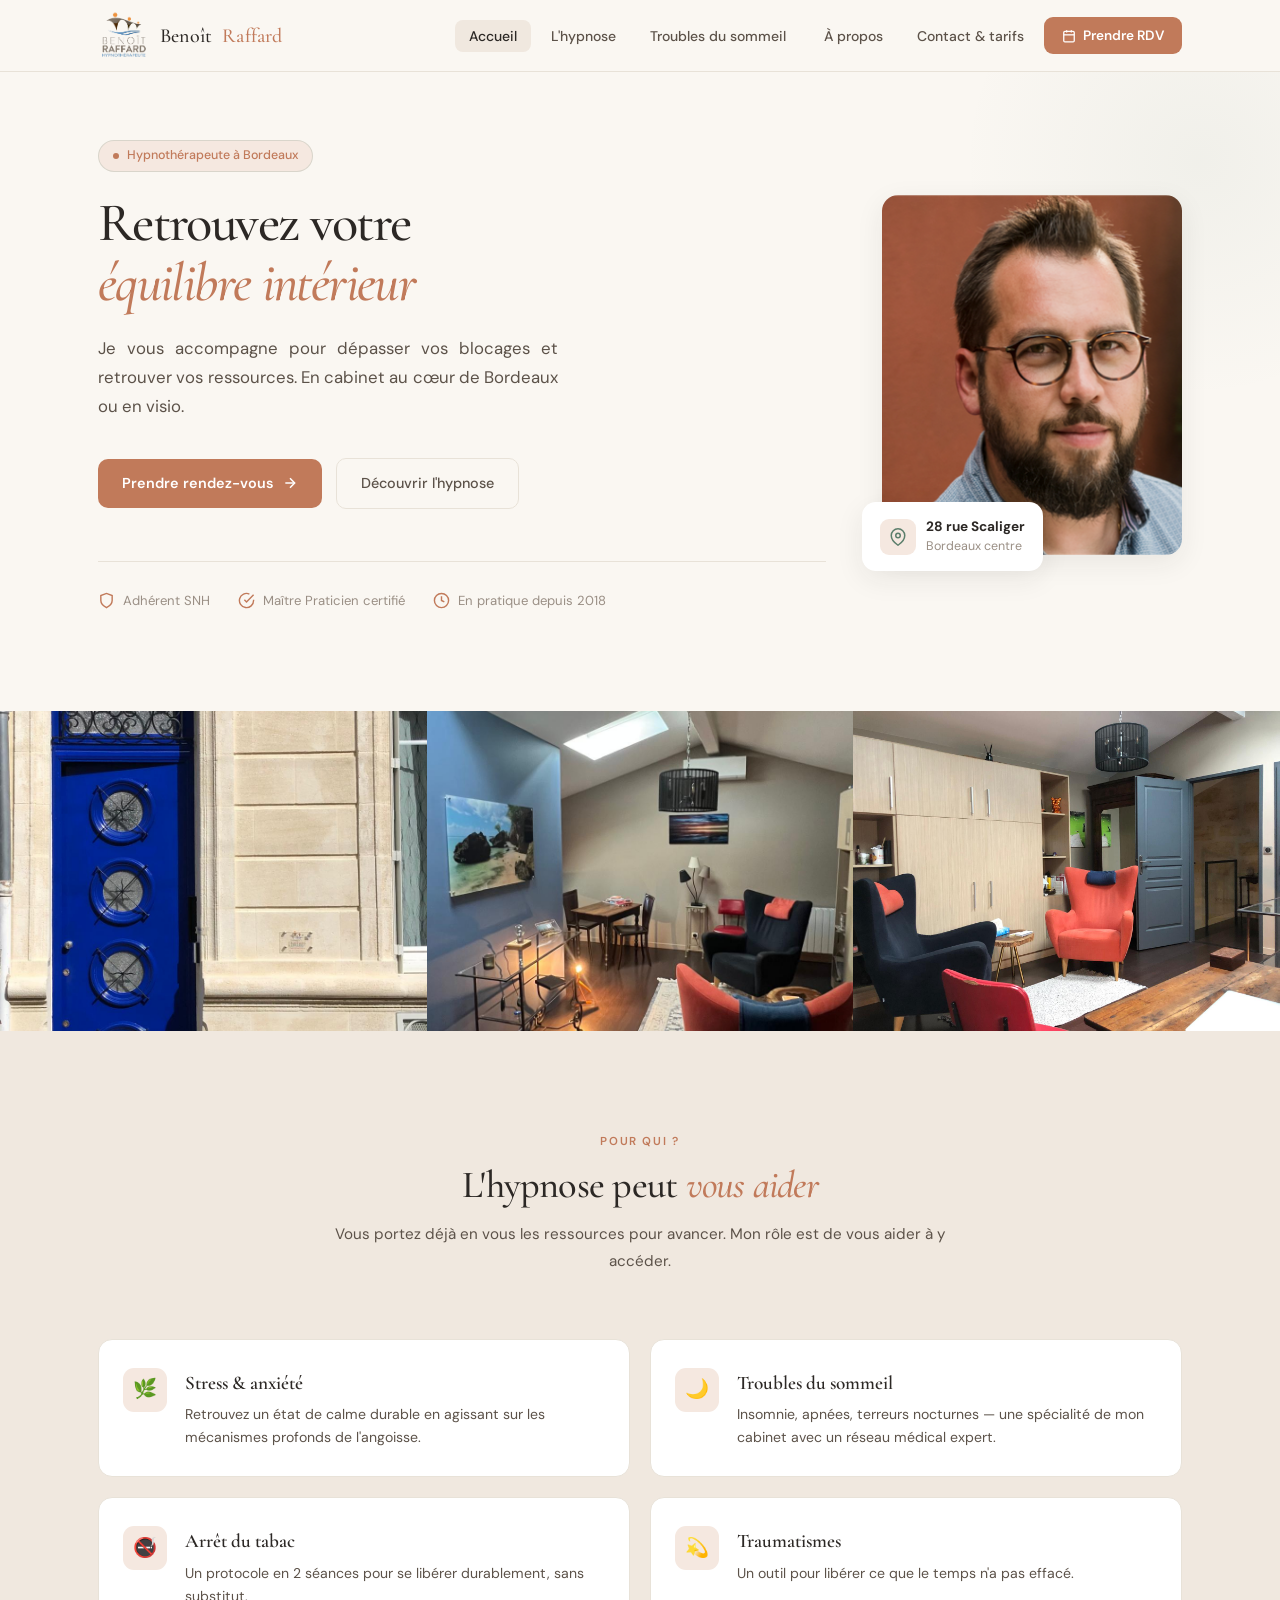
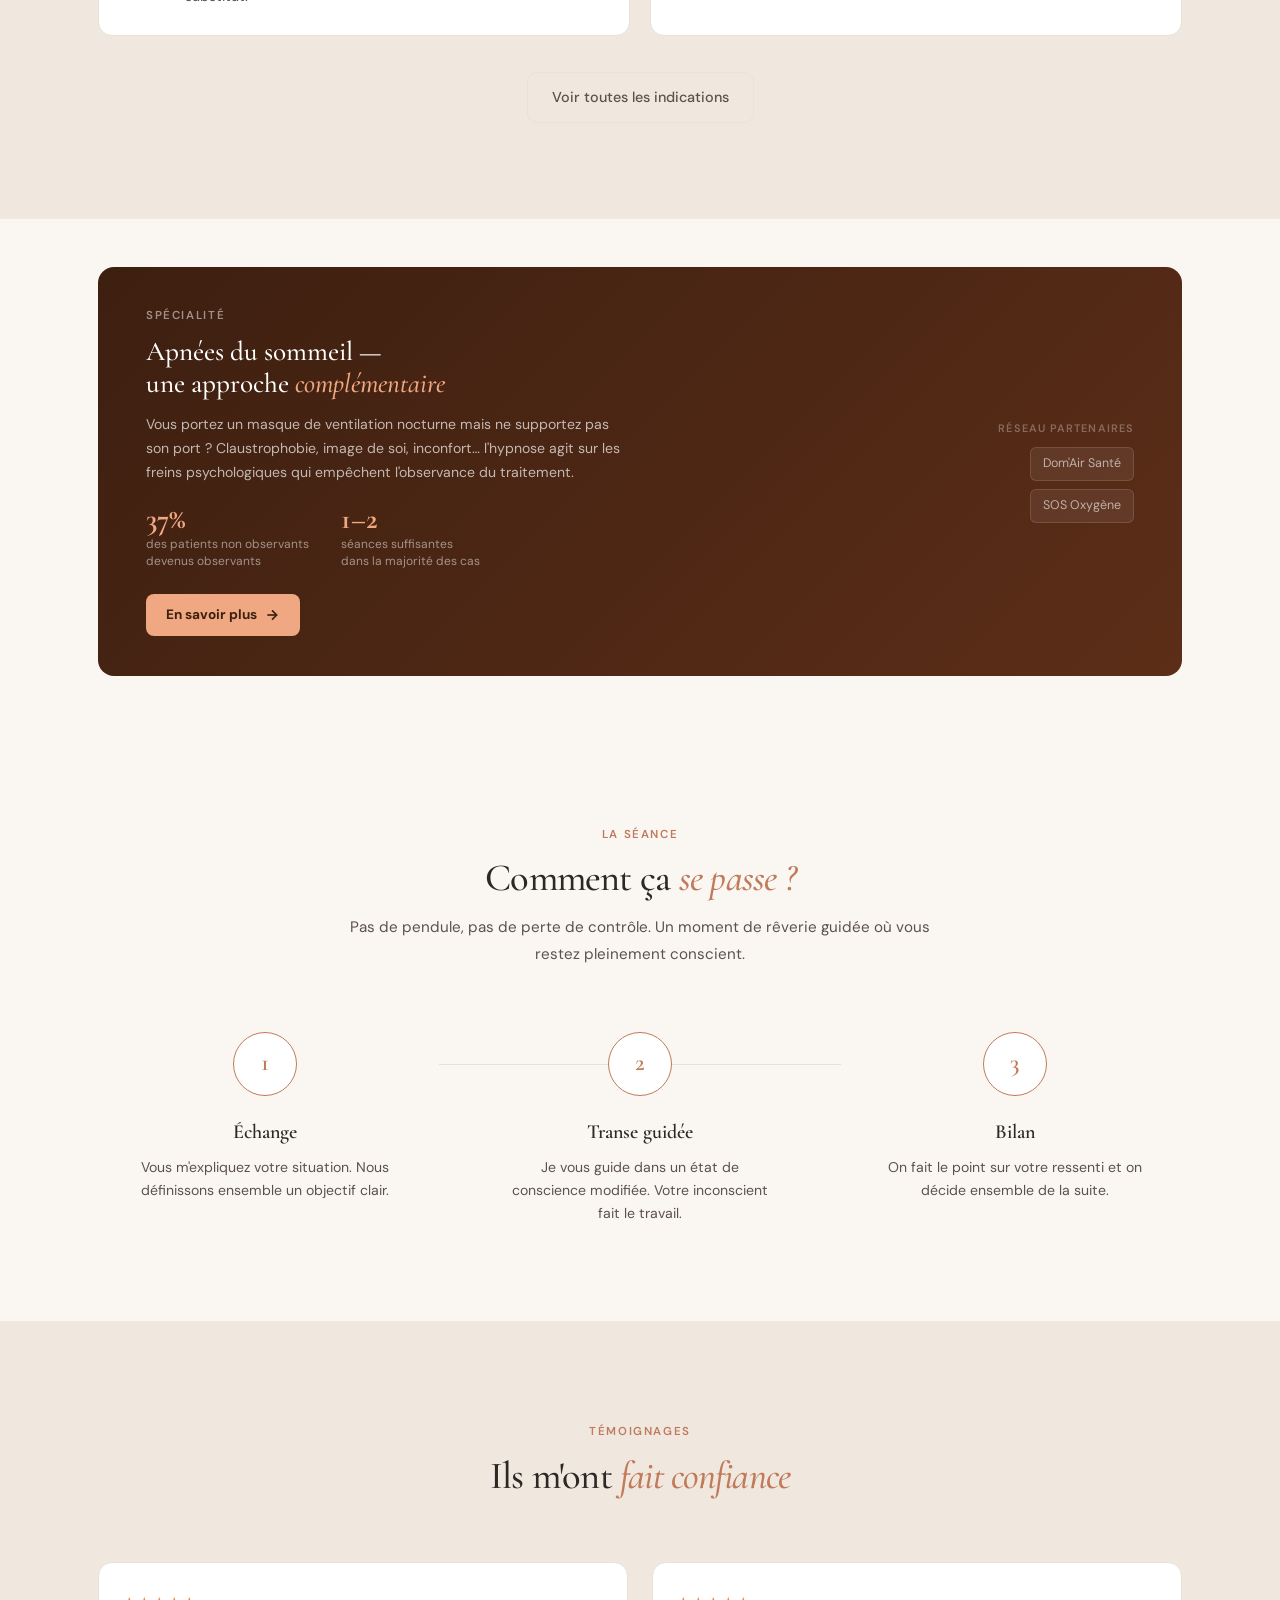
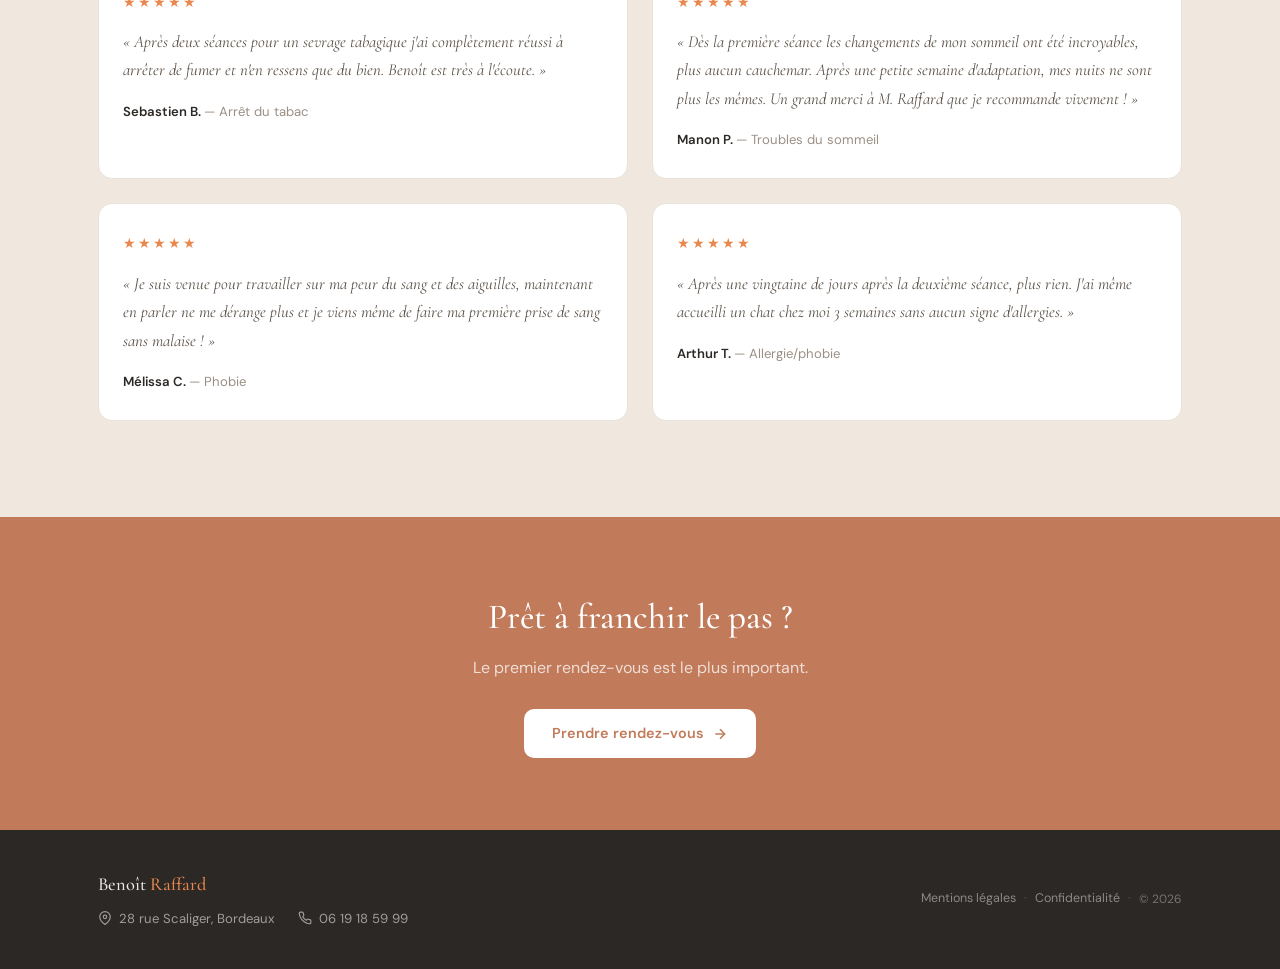
<file: index.html>
<!DOCTYPE html>
<html lang="fr">
<head>
<meta charset="UTF-8">
<meta name="viewport" content="width=device-width, initial-scale=1.0">
<meta name="description" content="Benoît Raffard, hypnothérapeute à Bordeaux. Hypnose ericksonienne pour stress, sommeil, tabac, confiance en soi. Cabinet rue Scaliger & visio.">
<title>Benoît Raffard — Hypnothérapeute à Bordeaux | Hypnose Ericksonienne</title>
<link rel="stylesheet" href="css/style.css">
<link rel="stylesheet" href="css/home.css">
</head>
<body>

<nav id="nav">
  <div class="nav-inner">
    <a href="index.html" class="nav-logo">
      <img src="images/logo-br.png" alt="Logo Benoît Raffard">
      Benoît <span>Raffard</span>
    </a>
    <ul class="nav-links">
      <li><a href="index.html" class="active">Accueil</a></li>
      <li><a href="hypnose.html">L'hypnose</a></li>
      <li><a href="apnee-sommeil.html">Troubles du sommeil </a></li>
      <li><a href="a-propos.html">À propos</a></li>
      <li><a href="contact.html">Contact & tarifs</a></li>
      <li><a href="https://www.crenolibre.fr/prendre-rdv/15117_benoit-raffard-hypnose-bordeaux-33" target="_blank" class="nav-cta">
        <svg width="14" height="14" viewBox="0 0 24 24" fill="none" stroke="currentColor" stroke-width="2.2"><rect x="3" y="4" width="18" height="18" rx="2"/><line x1="16" y1="2" x2="16" y2="6"/><line x1="8" y1="2" x2="8" y2="6"/><line x1="3" y1="10" x2="21" y2="10"/></svg>
        Prendre RDV
      </a></li>
    </ul>
    <button class="nav-mobile-toggle" aria-label="Menu"><span></span><span></span><span></span></button>
  </div>
</nav>
<div class="nav-mobile-menu">
  <a href="index.html" class="active">Accueil</a>
  <a href="hypnose.html">L'hypnose</a>
  <a href="apnee-sommeil.html">Troubles du sommeil </a>
  <a href="a-propos.html">À propos</a>
  <a href="contact.html">Contact & tarifs</a>
  <a href="https://www.crenolibre.fr/prendre-rdv/15117_benoit-raffard-hypnose-bordeaux-33" target="_blank" class="nav-mobile-cta">Prendre rendez-vous</a>
</div>

<!-- HERO -->
<section class="hero">
  <div class="container hero-grid">
    <div class="hero-content">
      <div class="hero-badge">Hypnothérapeute à Bordeaux</div>
      <h1>Retrouvez votre<br><em>équilibre intérieur</em></h1>
      <p class="hero-subtitle">Je vous accompagne pour dépasser vos blocages et retrouver vos ressources. En cabinet au cœur de Bordeaux ou en visio.</p>
      <div class="hero-actions">
        <a href="https://www.crenolibre.fr/prendre-rdv/15117_benoit-raffard-hypnose-bordeaux-33" target="_blank" class="btn-primary">
          Prendre rendez-vous
          <svg width="16" height="16" viewBox="0 0 24 24" fill="none" stroke="currentColor" stroke-width="2.2"><line x1="5" y1="12" x2="19" y2="12"/><polyline points="12 5 19 12 12 19"/></svg>
        </a>
        <a href="hypnose.html" class="btn-ghost">Découvrir l'hypnose</a>
      </div>
      <div class="hero-trust">
        <div class="hero-trust-item">
          <svg viewBox="0 0 24 24" fill="none" stroke="currentColor" stroke-width="2"><path d="M12 22s8-4 8-10V5l-8-3-8 3v7c0 6 8 10 8 10z"/></svg>
          Adhérent SNH
        </div>
        <div class="hero-trust-item">
          <svg viewBox="0 0 24 24" fill="none" stroke="currentColor" stroke-width="2"><path d="M22 11.08V12a10 10 0 1 1-5.93-9.14"/><polyline points="22 4 12 14.01 9 11.01"/></svg>
          Maître Praticien certifié
        </div>
        <div class="hero-trust-item">
          <svg viewBox="0 0 24 24" fill="none" stroke="currentColor" stroke-width="2"><circle cx="12" cy="12" r="10"/><path d="M12 6v6l4 2"/></svg>
          En pratique depuis 2018
        </div>
      </div>
    </div>
    <div class="hero-photo">
      <div class="hero-photo-frame">
        <img src="images/portrait.png" alt="Benoît Raffard, hypnothérapeute à Bordeaux">
      </div>
      <div class="hero-float-card">
        <div class="hero-float-card-icon">
          <svg width="18" height="18" viewBox="0 0 24 24" fill="none" stroke="#5B7E6B" stroke-width="2"><path d="M21 10c0 7-9 13-9 13s-9-6-9-13a9 9 0 0 1 18 0z"/><circle cx="12" cy="10" r="3"/></svg>
        </div>
        <div class="hero-float-card-text">
          <strong>28 rue Scaliger</strong>
          Bordeaux centre
        </div>
      </div>
    </div>
  </div>
</section>

<!-- BANDE PHOTOS CABINET -->
<div class="cabinet-band">
    <div class="cabinet-band-img">
    <img src="images/facade-2.png" alt="28 rue Scaliger, Bordeaux — entrée du cabinet">
  </div>
  <div class="cabinet-band-img">
    <img src="images/cabinet-1.png" alt="Cabinet hypnose Bordeaux — ambiance">
  </div>
  <div class="cabinet-band-img">
    <img src="images/cabinet-5.png" alt="Cabinet hypnose Bordeaux — fauteuils">
  </div>

</div>

<!-- INDICATIONS -->
<section class="section section-warm">
  <div class="container">
    <div class="section-header">
      <div class="section-tag">Pour qui ?</div>
      <h2 class="section-title">L'hypnose peut <em>vous aider</em></h2>
      <p class="section-desc">Vous portez déjà en vous les ressources pour avancer. Mon rôle est de vous aider à y accéder.</p>
    </div>
    <div class="indications-grid">
      <div class="indication-card">
        <div class="indication-icon">🌿</div>
        <div>
          <h3>Stress & anxiété</h3>
          <p>Retrouvez un état de calme durable en agissant sur les mécanismes profonds de l'angoisse.</p>
        </div>
      </div>
      <div class="indication-card">
        <div class="indication-icon">🌙</div>
        <div>
          <h3>Troubles du sommeil</h3>
          <p>Insomnie, apnées, terreurs nocturnes — une spécialité de mon cabinet avec un réseau médical expert.</p>
        </div>
      </div>
      <div class="indication-card">
        <div class="indication-icon">🚭</div>
        <div>
          <h3>Arrêt du tabac</h3>
          <p>Un protocole en 2 séances pour se libérer durablement, sans substitut.</p>
        </div>
      </div>
      <div class="indication-card">
        <div class="indication-icon">💫</div>
        <div>
          <h3>Traumatismes</h3>
          <p>Un outil pour libérer ce que le temps n'a pas effacé.</p>
        </div>
      </div>
    </div>
    <div class="indications-more">
      <a href="hypnose.html" class="btn-ghost">Voir toutes les indications</a>
    </div>
  </div>
</section>

<!-- TEASER APNÉE -->
<section class="section" style="padding: 48px 0;">
  <div class="container">
    <div class="apnee-teaser">
      <div>
        <div class="apnee-teaser-tag">Spécialité</div>
        <h2>Apnées du sommeil —<br>une approche <em>complémentaire</em></h2>
        <p>Vous portez un masque de ventilation nocturne mais ne supportez pas son port ? Claustrophobie, image de soi, inconfort… l'hypnose agit sur les freins psychologiques qui empêchent l'observance du traitement.</p>
        <div class="apnee-teaser-stats">
          <div>
            <div class="apnee-stat-num">37%</div>
            <div class="apnee-stat-label">des patients non observants<br>devenus observants</div>
          </div>
          <div>
            <div class="apnee-stat-num">1–2</div>
            <div class="apnee-stat-label">séances suffisantes<br>dans la majorité des cas</div>
          </div>
        </div>
        <a href="apnee-sommeil.html" class="apnee-teaser-cta">
          En savoir plus
          <svg width="16" height="16" viewBox="0 0 24 24" fill="none" stroke="currentColor" stroke-width="2.5"><line x1="5" y1="12" x2="19" y2="12"/><polyline points="12 5 19 12 12 19"/></svg>
        </a>
      </div>
      <div class="apnee-teaser-logo">
        <div class="apnee-partner-tag">Réseau partenaires</div>
        <div class="apnee-partner-pill">Dom'Air Santé</div>
        <div class="apnee-partner-pill">SOS Oxygène</div>
      </div>
    </div>
  </div>
</section>

<!-- 3 ÉTAPES -->
<section class="section">
  <div class="container">
    <div class="section-header">
      <div class="section-tag">La séance</div>
      <h2 class="section-title">Comment ça <em>se passe ?</em></h2>
      <p class="section-desc">Pas de pendule, pas de perte de contrôle. Un moment de rêverie guidée où vous restez pleinement conscient.</p>
    </div>
    <div class="steps-grid">
      <div class="step">
        <div class="step-number">1</div>
        <h3>Échange</h3>
        <p>Vous m'expliquez votre situation. Nous définissons ensemble un objectif clair.</p>
      </div>
      <div class="step">
        <div class="step-number">2</div>
        <h3>Transe guidée</h3>
        <p>Je vous guide dans un état de conscience modifiée. Votre inconscient fait le travail.</p>
      </div>
      <div class="step">
        <div class="step-number">3</div>
        <h3>Bilan</h3>
        <p>On fait le point sur votre ressenti et on décide ensemble de la suite.</p>
      </div>
    </div>
  </div>
</section>

<!-- TÉMOIGNAGES -->
<section class="section section-warm">
  <div class="container">
    <div class="section-header">
      <div class="section-tag">Témoignages</div>
      <h2 class="section-title">Ils m'ont <em>fait confiance</em></h2>
    </div>
    <div class="testimonials-grid">
      <div class="testimonial-card">
        <div class="testimonial-stars">★★★★★</div>
        <p class="testimonial-text">« Après deux séances pour un sevrage tabagique j'ai complètement réussi à arrêter de fumer et n'en ressens que du bien. Benoît est très à l'écoute. »</p>
        <div class="testimonial-author">Sebastien B. <span>— Arrêt du tabac</span></div>
      </div>
      <div class="testimonial-card">
        <div class="testimonial-stars">★★★★★</div>
        <p class="testimonial-text">« Dès la première séance les changements de mon sommeil ont été incroyables, plus aucun cauchemar. Après une petite semaine d'adaptation, mes nuits ne sont plus les mêmes. Un grand merci à M. Raffard que je recommande vivement ! »</p>
        <div class="testimonial-author">Manon P. <span>— Troubles du sommeil</span></div>
      </div>
      <div class="testimonial-card">
        <div class="testimonial-stars">★★★★★</div>
        <p class="testimonial-text">« Je suis venue pour travailler sur ma peur du sang et des aiguilles, maintenant en parler ne me dérange plus et je viens même de faire ma première prise de sang sans malaise ! »</p>
        <div class="testimonial-author">Mélissa C. <span>— Phobie</span></div>
      </div>
      <div class="testimonial-card">
        <div class="testimonial-stars">★★★★★</div>
        <p class="testimonial-text">« Après une vingtaine de jours après la deuxième séance, plus rien. J'ai même accueilli un chat chez moi 3 semaines sans aucun signe d'allergies. »</p>
        <div class="testimonial-author">Arthur T. <span>— Allergie/phobie</span></div>
      </div>
    </div>
  </div>
</section>

<!-- CTA -->
<section class="cta-band">
  <div class="container">
    <div class="cta-inner">
      <h2>Prêt à franchir le pas ?</h2>
      <p>Le premier rendez-vous est le plus important.</p>
      <a href="https://www.crenolibre.fr/prendre-rdv/15117_benoit-raffard-hypnose-bordeaux-33" target="_blank" class="btn-white">
        Prendre rendez-vous
        <svg width="16" height="16" viewBox="0 0 24 24" fill="none" stroke="currentColor" stroke-width="2.2"><line x1="5" y1="12" x2="19" y2="12"/><polyline points="12 5 19 12 12 19"/></svg>
      </a>
    </div>
  </div>
</section>

<footer class="footer">
  <div class="container">
    <div class="footer-inner">
      <div class="footer-left">
        <div class="footer-brand">Benoît <span>Raffard</span></div>
        <div class="footer-contact">
          <a href="https://maps.google.com/?q=28+rue+Scaliger+33000+Bordeaux" target="_blank">
            <svg viewBox="0 0 24 24" fill="none" stroke="currentColor" stroke-width="2"><path d="M21 10c0 7-9 13-9 13s-9-6-9-13a9 9 0 0 1 18 0z"/><circle cx="12" cy="10" r="3"/></svg>
            28 rue Scaliger, Bordeaux
          </a>
          <a href="tel:0619185999">
            <svg viewBox="0 0 24 24" fill="none" stroke="currentColor" stroke-width="2"><path d="M22 16.92v3a2 2 0 0 1-2.18 2 19.79 19.79 0 0 1-8.63-3.07 19.5 19.5 0 0 1-6-6A19.79 19.79 0 0 1 2.12 4.11 2 2 0 0 1 4.11 2h3a2 2 0 0 1 2 1.72c.127.96.361 1.903.7 2.81a2 2 0 0 1-.45 2.11L8.09 9.91a16 16 0 0 0 6 6l1.27-1.27a2 2 0 0 1 2.11-.45c.907.339 1.85.573 2.81.7A2 2 0 0 1 22 16.92z"/></svg>
            06 19 18 59 99
          </a>
        </div>
      </div>
      <div class="footer-right">
        <a href="#">Mentions légales</a><span class="footer-sep">·</span>
        <a href="#">Confidentialité</a><span class="footer-sep">·</span>
        <span style="font-size:0.75rem;color:rgba(255,255,255,0.35);">© 2026</span>
      </div>
    </div>
  </div>
</footer>

<div class="mobile-cta">
  <a href="https://www.crenolibre.fr/prendre-rdv/15117_benoit-raffard-hypnose-bordeaux-33" target="_blank">
    <svg width="16" height="16" viewBox="0 0 24 24" fill="none" stroke="currentColor" stroke-width="2.2"><rect x="3" y="4" width="18" height="18" rx="2"/><line x1="16" y1="2" x2="16" y2="6"/><line x1="8" y1="2" x2="8" y2="6"/><line x1="3" y1="10" x2="21" y2="10"/></svg>
    Prendre rendez-vous
  </a>
</div>

<script src="js/main.js"></script>
</body>
</html>
</file>
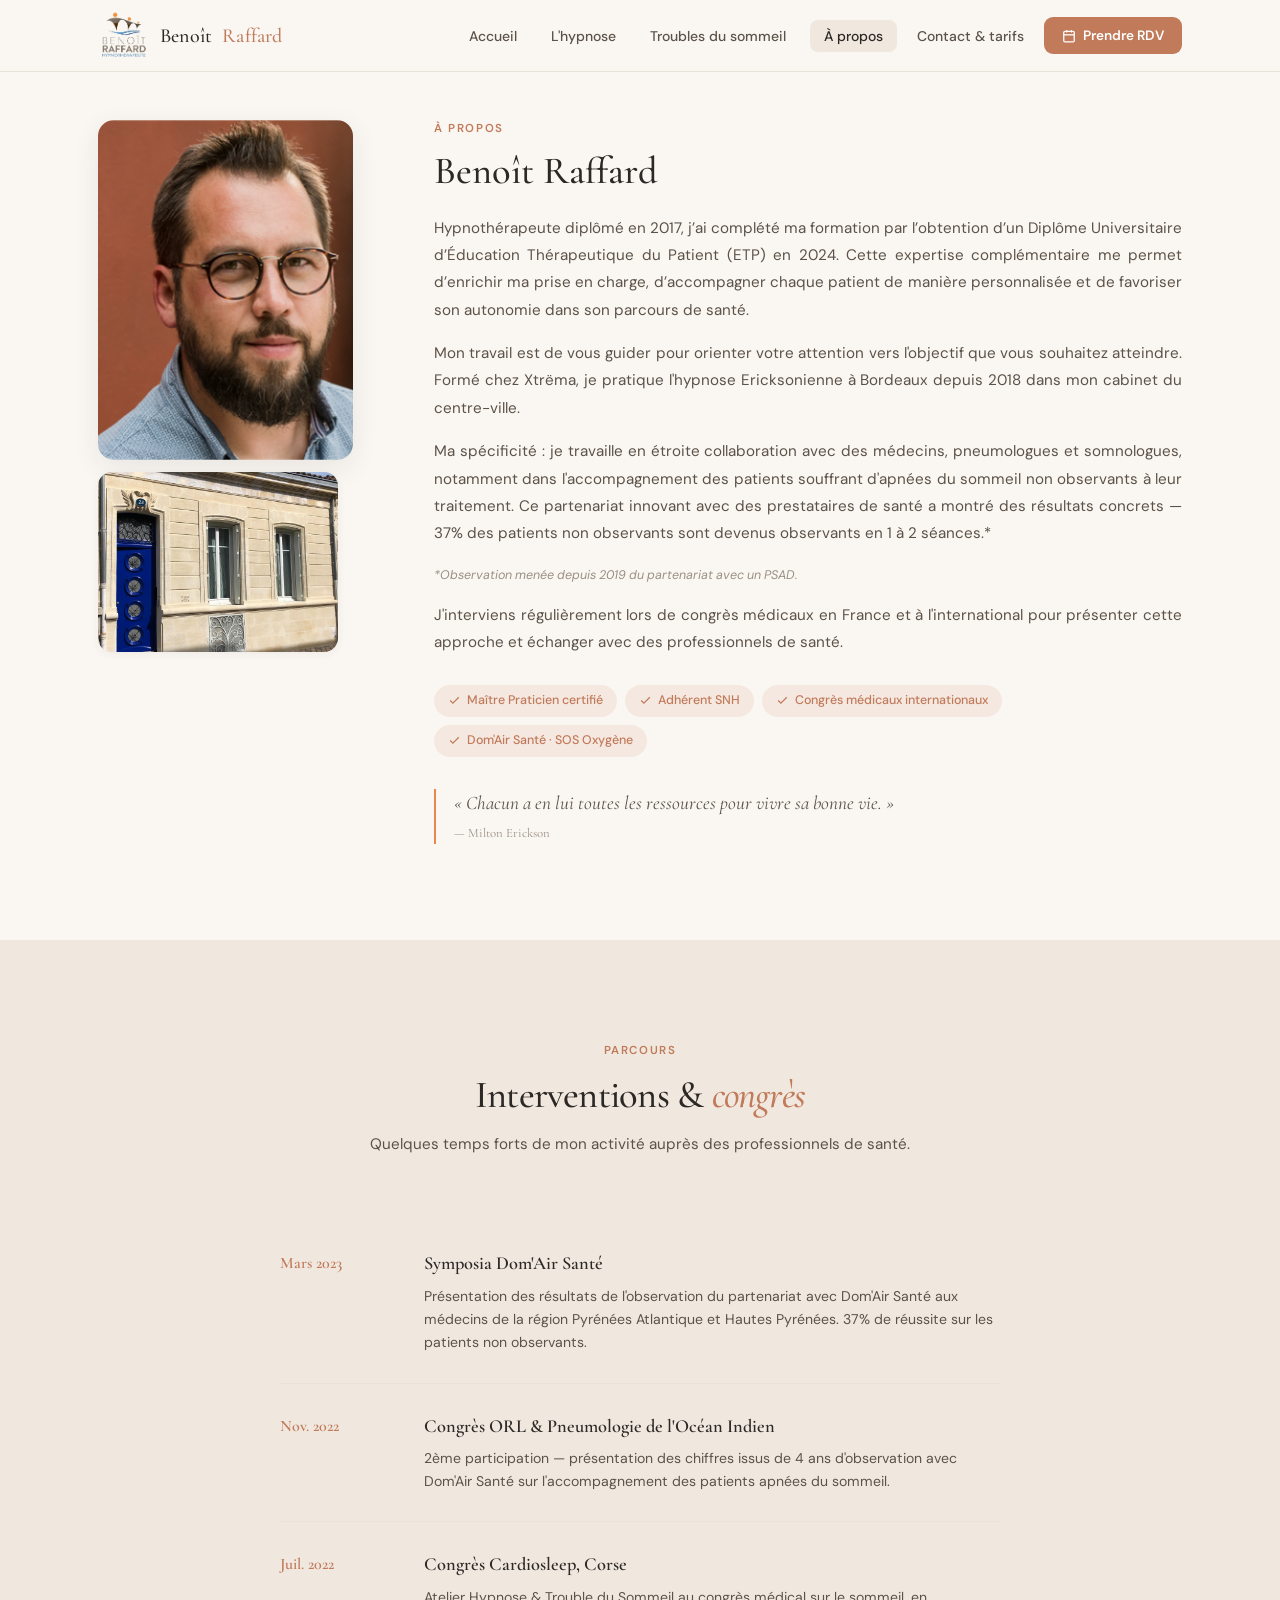
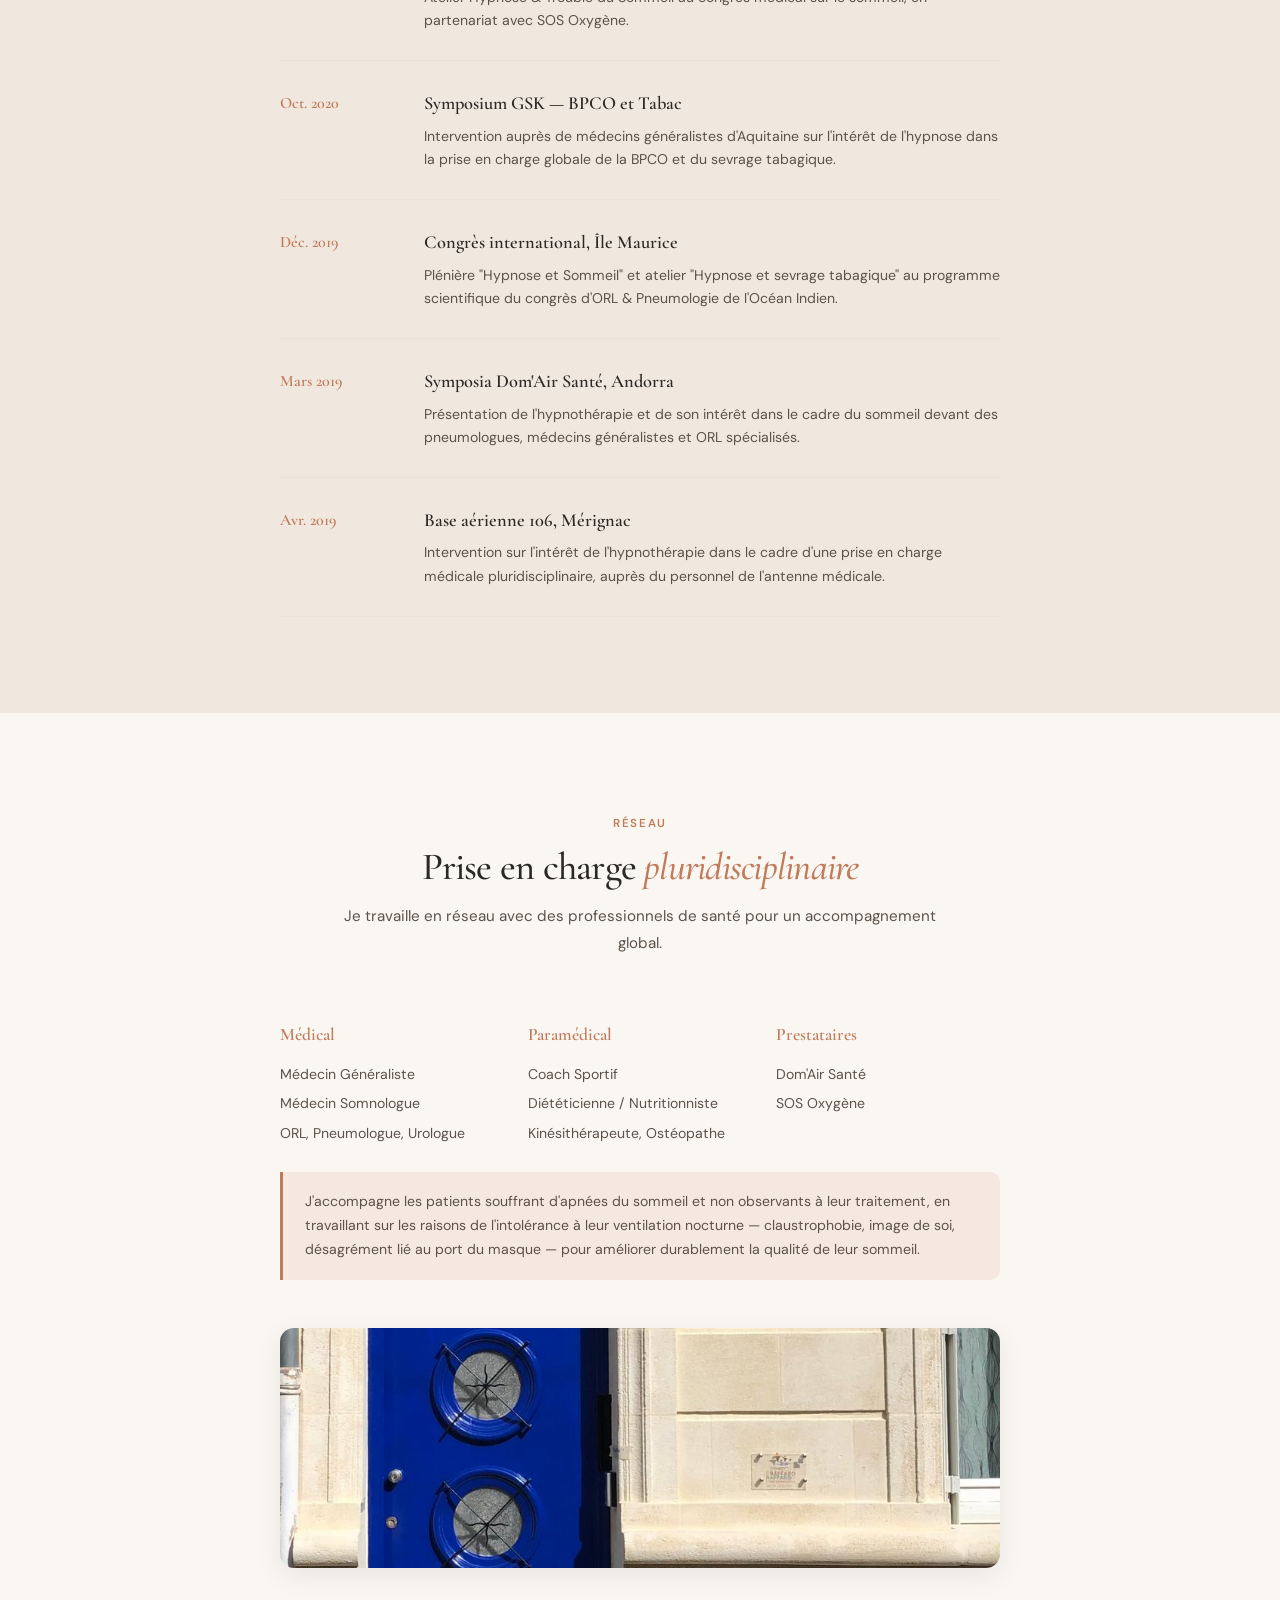
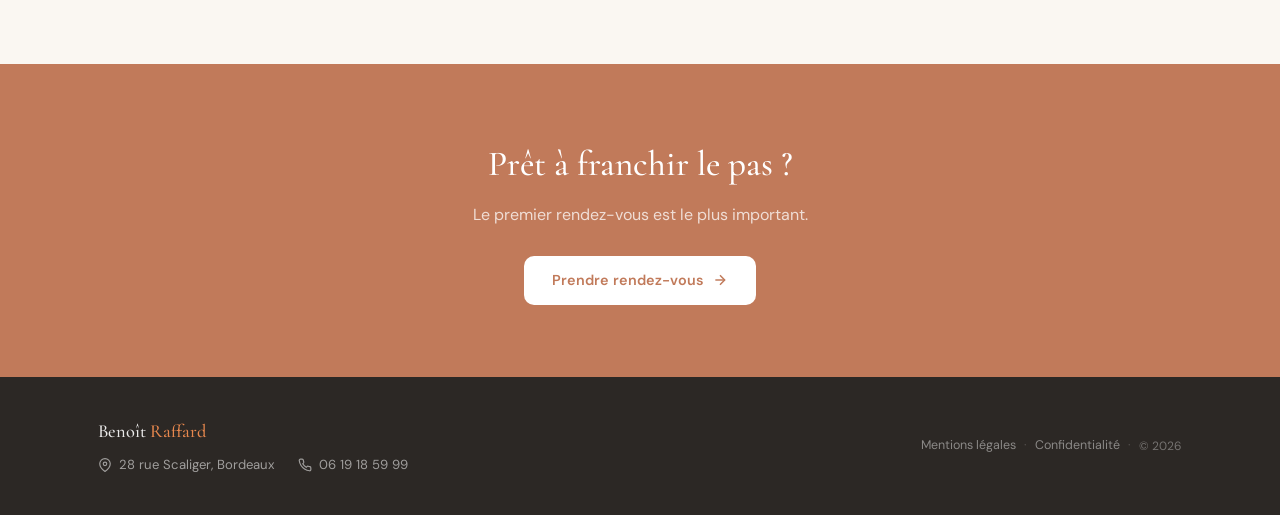
<file: a-propos.html>
<!DOCTYPE html>
<html lang="fr">
<head>
<meta charset="UTF-8">
<meta name="viewport" content="width=device-width, initial-scale=1.0">
<meta name="description" content="Benoît Raffard, Maître Praticien en Hypnose Ericksonienne à Bordeaux. Parcours, certifications, interventions en congrès médicaux et réseau de partenaires.">
<title>À propos — Benoît Raffard, Hypnothérapeute Bordeaux</title>
<link rel="stylesheet" href="css/style.css">
<link rel="stylesheet" href="css/a-propos.css">
</head>
<body>

<nav id="nav">
 <div class="nav-inner">
    <a href="index.html" class="nav-logo">
      <img src="images/logo-br.png" alt="Logo Benoît Raffard">
      Benoît <span>Raffard</span>
    </a>
    <ul class="nav-links">
      <li><a href="index.html">Accueil</a></li>
      <li><a href="hypnose.html">L'hypnose</a></li>
      <li><a href="apnee-sommeil.html">Troubles du sommeil </a></li>
      <li><a href="a-propos.html" class="active">À propos</a></li>
      <li><a href="contact.html">Contact & tarifs</a></li>
      <li><a href="https://www.crenolibre.fr/prendre-rdv/15117_benoit-raffard-hypnose-bordeaux-33" target="_blank" class="nav-cta">
        <svg width="14" height="14" viewBox="0 0 24 24" fill="none" stroke="currentColor" stroke-width="2.2"><rect x="3" y="4" width="18" height="18" rx="2"/><line x1="16" y1="2" x2="16" y2="6"/><line x1="8" y1="2" x2="8" y2="6"/><line x1="3" y1="10" x2="21" y2="10"/></svg>
        Prendre RDV
      </a></li>
    </ul>
    <button class="nav-mobile-toggle" aria-label="Menu"><span></span><span></span><span></span></button>
  </div>
</nav>
<div class="nav-mobile-menu">
  <a href="index.html">Accueil</a>
  <a href="hypnose.html">L'hypnose</a>
  <a href="apnee-sommeil.html">Troubles du sommeil </a>
  <a href="a-propos.html" class="active">À propos</a>
  <a href="contact.html">Contact & tarifs</a>
  <a href="https://www.crenolibre.fr/prendre-rdv/15117_benoit-raffard-hypnose-bordeaux-33" target="_blank" class="nav-mobile-cta">Prendre rendez-vous</a>
</div>

<section class="section" style="padding-top: 120px;">
  <div class="container">
    <div class="about-grid">
      <div class="about-image">
        <div class="about-image-frame">
          <img src="images/portrait.png" alt="Benoît Raffard, hypnothérapeute à Bordeaux">
        </div>
        <div class="about-image-secondary">
          <img src="images/facade-1.png" alt="Cabinet — 28 rue Scaliger, Bordeaux">
        </div>
      </div>
      <div>
        <div class="about-tag">À propos</div>
        <h1 class="about-name">Benoît Raffard</h1>
        <p class="about-text">Hypnothérapeute diplômé en 2017, j’ai complété ma formation par l’obtention d’un Diplôme Universitaire d’Éducation Thérapeutique du Patient (ETP) en 2024. Cette expertise complémentaire me permet d’enrichir ma prise en charge, d’accompagner chaque patient de manière personnalisée et de favoriser son autonomie dans son parcours de santé.</p>
        <p class="about-text">Mon travail est de vous guider pour orienter votre attention vers l'objectif que vous souhaitez atteindre. Formé chez Xtrëma, je pratique l'hypnose Ericksonienne à Bordeaux depuis 2018 dans mon cabinet du centre-ville.</p>
        <p class="about-text">Ma spécificité : je travaille en étroite collaboration avec des médecins, pneumologues et somnologues, notamment dans l'accompagnement des patients souffrant d'apnées du sommeil non observants à leur traitement. Ce partenariat innovant avec des prestataires de santé a montré des résultats concrets — 37% des patients non observants sont devenus observants en 1 à 2 séances.*</p>
        <p class="about-text" style="font-size:0.78rem; font-style:italic; color: var(--color-text-muted);">*Observation menée depuis 2019 du partenariat avec un PSAD.</p>
        <p class="about-text">J'interviens régulièrement lors de congrès médicaux en France et à l'international pour présenter cette approche et échanger avec des professionnels de santé.</p>

        <div class="about-badges">
          <span class="about-badge">
            <svg viewBox="0 0 24 24" fill="none" stroke="currentColor" stroke-width="2.2"><polyline points="20 6 9 17 4 12"/></svg>
            Maître Praticien certifié
          </span>
          <span class="about-badge">
            <svg viewBox="0 0 24 24" fill="none" stroke="currentColor" stroke-width="2.2"><polyline points="20 6 9 17 4 12"/></svg>
            Adhérent SNH
          </span>
          <span class="about-badge">
            <svg viewBox="0 0 24 24" fill="none" stroke="currentColor" stroke-width="2.2"><polyline points="20 6 9 17 4 12"/></svg>
            Congrès médicaux internationaux
          </span>
          <span class="about-badge">
            <svg viewBox="0 0 24 24" fill="none" stroke="currentColor" stroke-width="2.2"><polyline points="20 6 9 17 4 12"/></svg>
            Dom'Air Santé · SOS Oxygène
          </span>
        </div>

        <blockquote class="about-quote">
          « Chacun a en lui toutes les ressources pour vivre sa bonne vie. »
          <cite>— Milton Erickson</cite>
        </blockquote>
      </div>
    </div>
  </div>
</section>

<section class="section section-warm">
  <div class="container">
    <div class="section-header">
      <div class="section-tag">Parcours</div>
      <h2 class="section-title">Interventions & <em>congrès</em></h2>
      <p class="section-desc">Quelques temps forts de mon activité auprès des professionnels de santé.</p>
    </div>
    <div class="events-list">
      <div class="event-item">
        <div class="event-date">Mars 2023</div>
        <div class="event-content">
          <h3>Symposia Dom'Air Santé</h3>
          <p>Présentation des résultats de l'observation du partenariat avec Dom'Air Santé aux médecins de la région Pyrénées Atlantique et Hautes Pyrénées. 37% de réussite sur les patients non observants.</p>
        </div>
      </div>
      <div class="event-item">
        <div class="event-date">Nov. 2022</div>
        <div class="event-content">
          <h3>Congrès ORL & Pneumologie de l'Océan Indien</h3>
          <p>2ème participation — présentation des chiffres issus de 4 ans d'observation avec Dom'Air Santé sur l'accompagnement des patients apnées du sommeil.</p>
        </div>
      </div>
      <div class="event-item">
        <div class="event-date">Juil. 2022</div>
        <div class="event-content">
          <h3>Congrès Cardiosleep, Corse</h3>
          <p>Atelier Hypnose & Trouble du Sommeil au congrès médical sur le sommeil, en partenariat avec SOS Oxygène.</p>
        </div>
      </div>
      <div class="event-item">
        <div class="event-date">Oct. 2020</div>
        <div class="event-content">
          <h3>Symposium GSK — BPCO et Tabac</h3>
          <p>Intervention auprès de médecins généralistes d'Aquitaine sur l'intérêt de l'hypnose dans la prise en charge globale de la BPCO et du sevrage tabagique.</p>
        </div>
      </div>
      <div class="event-item">
        <div class="event-date">Déc. 2019</div>
        <div class="event-content">
          <h3>Congrès international, Île Maurice</h3>
          <p>Plénière "Hypnose et Sommeil" et atelier "Hypnose et sevrage tabagique" au programme scientifique du congrès d'ORL & Pneumologie de l'Océan Indien.</p>
        </div>
      </div>
      <div class="event-item">
        <div class="event-date">Mars 2019</div>
        <div class="event-content">
          <h3>Symposia Dom'Air Santé, Andorra</h3>
          <p>Présentation de l'hypnothérapie et de son intérêt dans le cadre du sommeil devant des pneumologues, médecins généralistes et ORL spécialisés.</p>
        </div>
      </div>
      <div class="event-item">
        <div class="event-date">Avr. 2019</div>
        <div class="event-content">
          <h3>Base aérienne 106, Mérignac</h3>
          <p>Intervention sur l'intérêt de l'hypnothérapie dans le cadre d'une prise en charge médicale pluridisciplinaire, auprès du personnel de l'antenne médicale.</p>
        </div>
      </div>
    </div>
  </div>
</section>

<section class="section">
  <div class="container">
    <div class="section-header">
      <div class="section-tag">Réseau</div>
      <h2 class="section-title">Prise en charge <em>pluridisciplinaire</em></h2>
      <p class="section-desc">Je travaille en réseau avec des professionnels de santé pour un accompagnement global.</p>
    </div>
    <div class="reseau-inline">
      <div class="reseau-col">
        <h3>Médical</h3>
        <ul>
          <li>Médecin Généraliste</li>
          <li>Médecin Somnologue</li>
          <li>ORL, Pneumologue, Urologue</li>
        </ul>
      </div>
      <div class="reseau-col">
        <h3>Paramédical</h3>
        <ul>
          <li>Coach Sportif</li>
          <li>Diététicienne / Nutritionniste</li>
          <li>Kinésithérapeute, Ostéopathe</li>
        </ul>
      </div>
      <div class="reseau-col">
        <h3>Prestataires</h3>
        <ul>
          <li>Dom'Air Santé</li>
          <li>SOS Oxygène</li>

        </ul>
      </div>
    </div>
    <div class="reseau-apnees-note">
      J'accompagne les patients souffrant d'apnées du sommeil et non observants à leur traitement, en travaillant sur les raisons de l'intolérance à leur ventilation nocturne — claustrophobie, image de soi, désagrément lié au port du masque — pour améliorer durablement la qualité de leur sommeil.
    </div>
    <div class="facade-block">
      <img src="images/facade-2.png" alt="28 rue Scaliger, Bordeaux — entrée du cabinet">
    </div>
  </div>
</section>

<section class="cta-band">
  <div class="container">
    <div class="cta-inner">
      <h2>Prêt à franchir le pas ?</h2>
      <p>Le premier rendez-vous est le plus important.</p>
      <a href="https://www.crenolibre.fr/prendre-rdv/15117_benoit-raffard-hypnose-bordeaux-33" target="_blank" class="btn-white">
        Prendre rendez-vous
        <svg width="16" height="16" viewBox="0 0 24 24" fill="none" stroke="currentColor" stroke-width="2.2"><line x1="5" y1="12" x2="19" y2="12"/><polyline points="12 5 19 12 12 19"/></svg>
      </a>
    </div>
  </div>
</section>

<footer class="footer">
  <div class="container">
    <div class="footer-inner">
      <div class="footer-left">
        <div class="footer-brand">Benoît <span>Raffard</span></div>
        <div class="footer-contact">
          <a href="https://maps.google.com/?q=28+rue+Scaliger+33000+Bordeaux" target="_blank">
            <svg viewBox="0 0 24 24" fill="none" stroke="currentColor" stroke-width="2"><path d="M21 10c0 7-9 13-9 13s-9-6-9-13a9 9 0 0 1 18 0z"/><circle cx="12" cy="10" r="3"/></svg>
            28 rue Scaliger, Bordeaux
          </a>
          <a href="tel:0619185999">
            <svg viewBox="0 0 24 24" fill="none" stroke="currentColor" stroke-width="2"><path d="M22 16.92v3a2 2 0 0 1-2.18 2 19.79 19.79 0 0 1-8.63-3.07 19.5 19.5 0 0 1-6-6A19.79 19.79 0 0 1 2.12 4.11 2 2 0 0 1 4.11 2h3a2 2 0 0 1 2 1.72c.127.96.361 1.903.7 2.81a2 2 0 0 1-.45 2.11L8.09 9.91a16 16 0 0 0 6 6l1.27-1.27a2 2 0 0 1 2.11-.45c.907.339 1.85.573 2.81.7A2 2 0 0 1 22 16.92z"/></svg>
            06 19 18 59 99
          </a>
        </div>
      </div>
      <div class="footer-right">
        <a href="#">Mentions légales</a><span class="footer-sep">·</span>
        <a href="#">Confidentialité</a><span class="footer-sep">·</span>
        <span style="font-size:0.75rem;color:rgba(255,255,255,0.35);">© 2026</span>
      </div>
    </div>
  </div>
</footer>

<div class="mobile-cta">
  <a href="https://www.crenolibre.fr/prendre-rdv/15117_benoit-raffard-hypnose-bordeaux-33" target="_blank">
    <svg width="16" height="16" viewBox="0 0 24 24" fill="none" stroke="currentColor" stroke-width="2.2"><rect x="3" y="4" width="18" height="18" rx="2"/><line x1="16" y1="2" x2="16" y2="6"/><line x1="8" y1="2" x2="8" y2="6"/><line x1="3" y1="10" x2="21" y2="10"/></svg>
    Prendre rendez-vous
  </a>
</div>

<script src="js/main.js"></script>
</body>
</html>
</file>
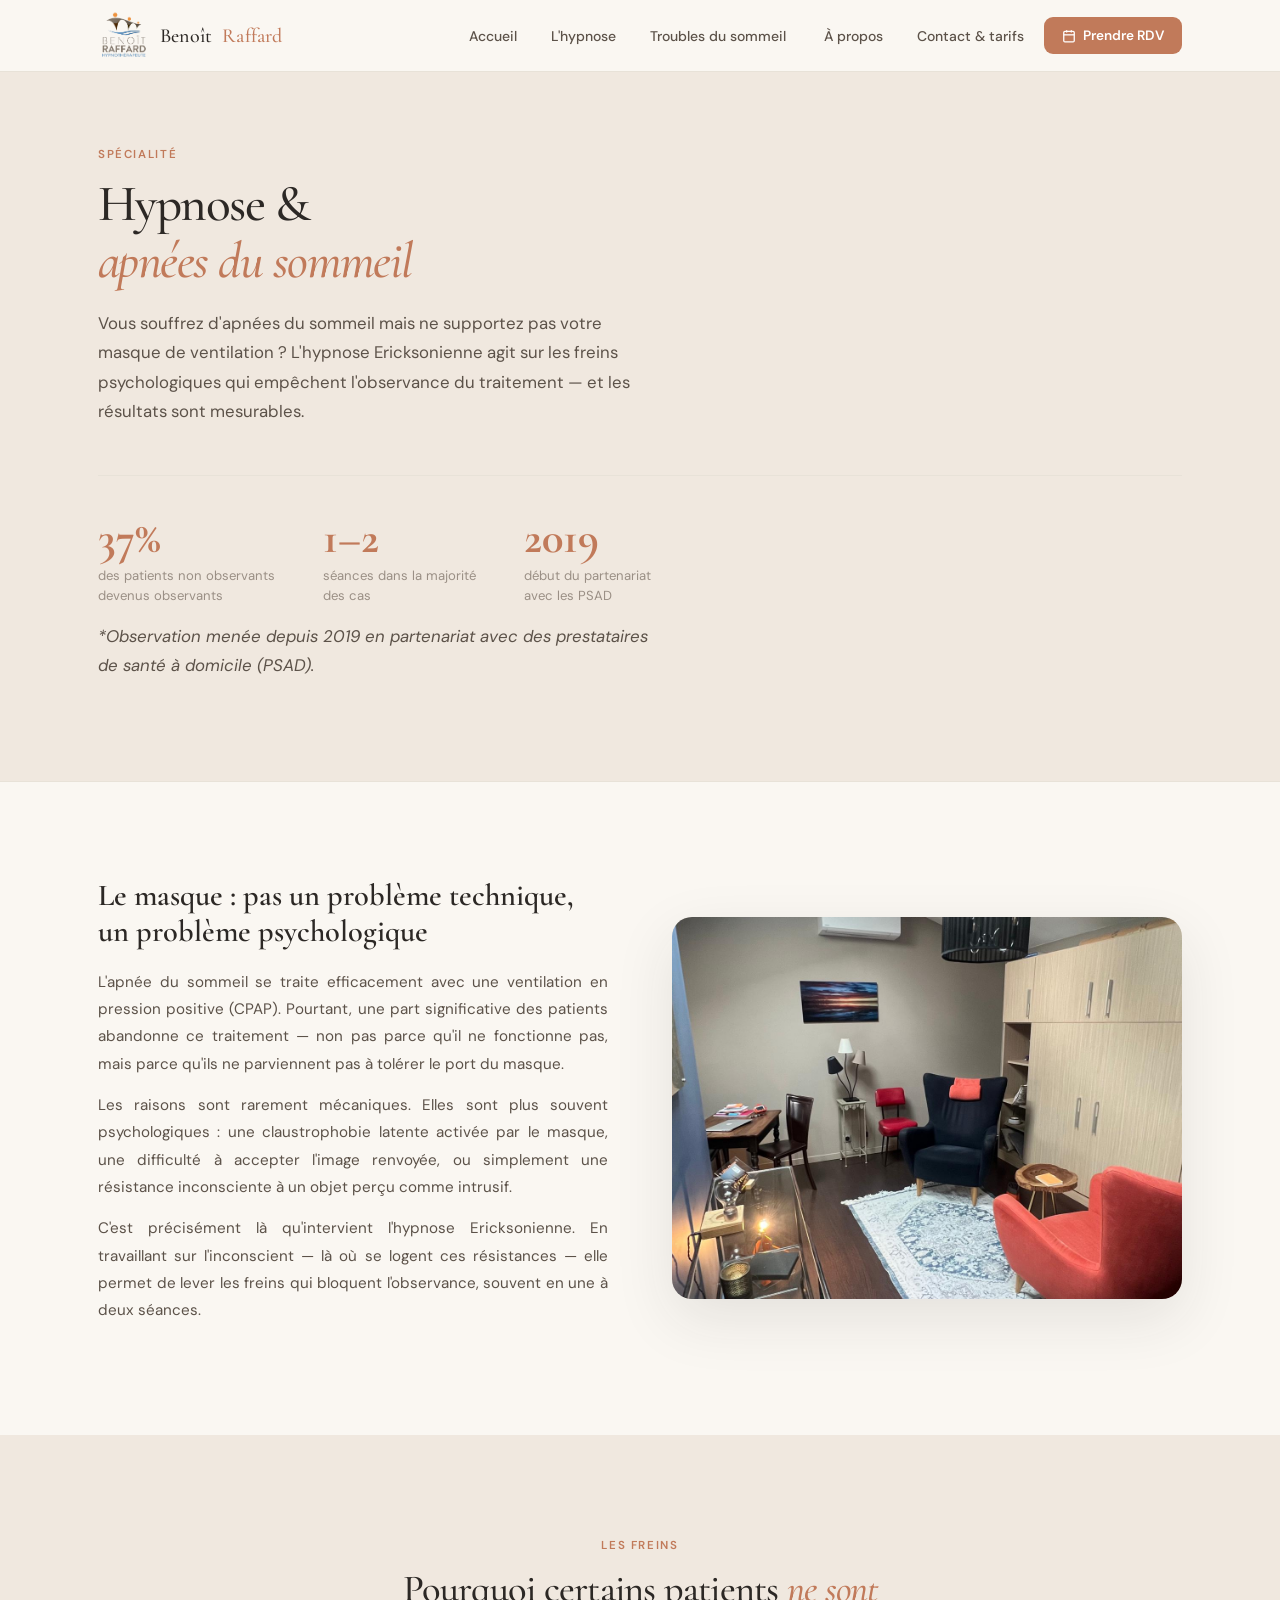
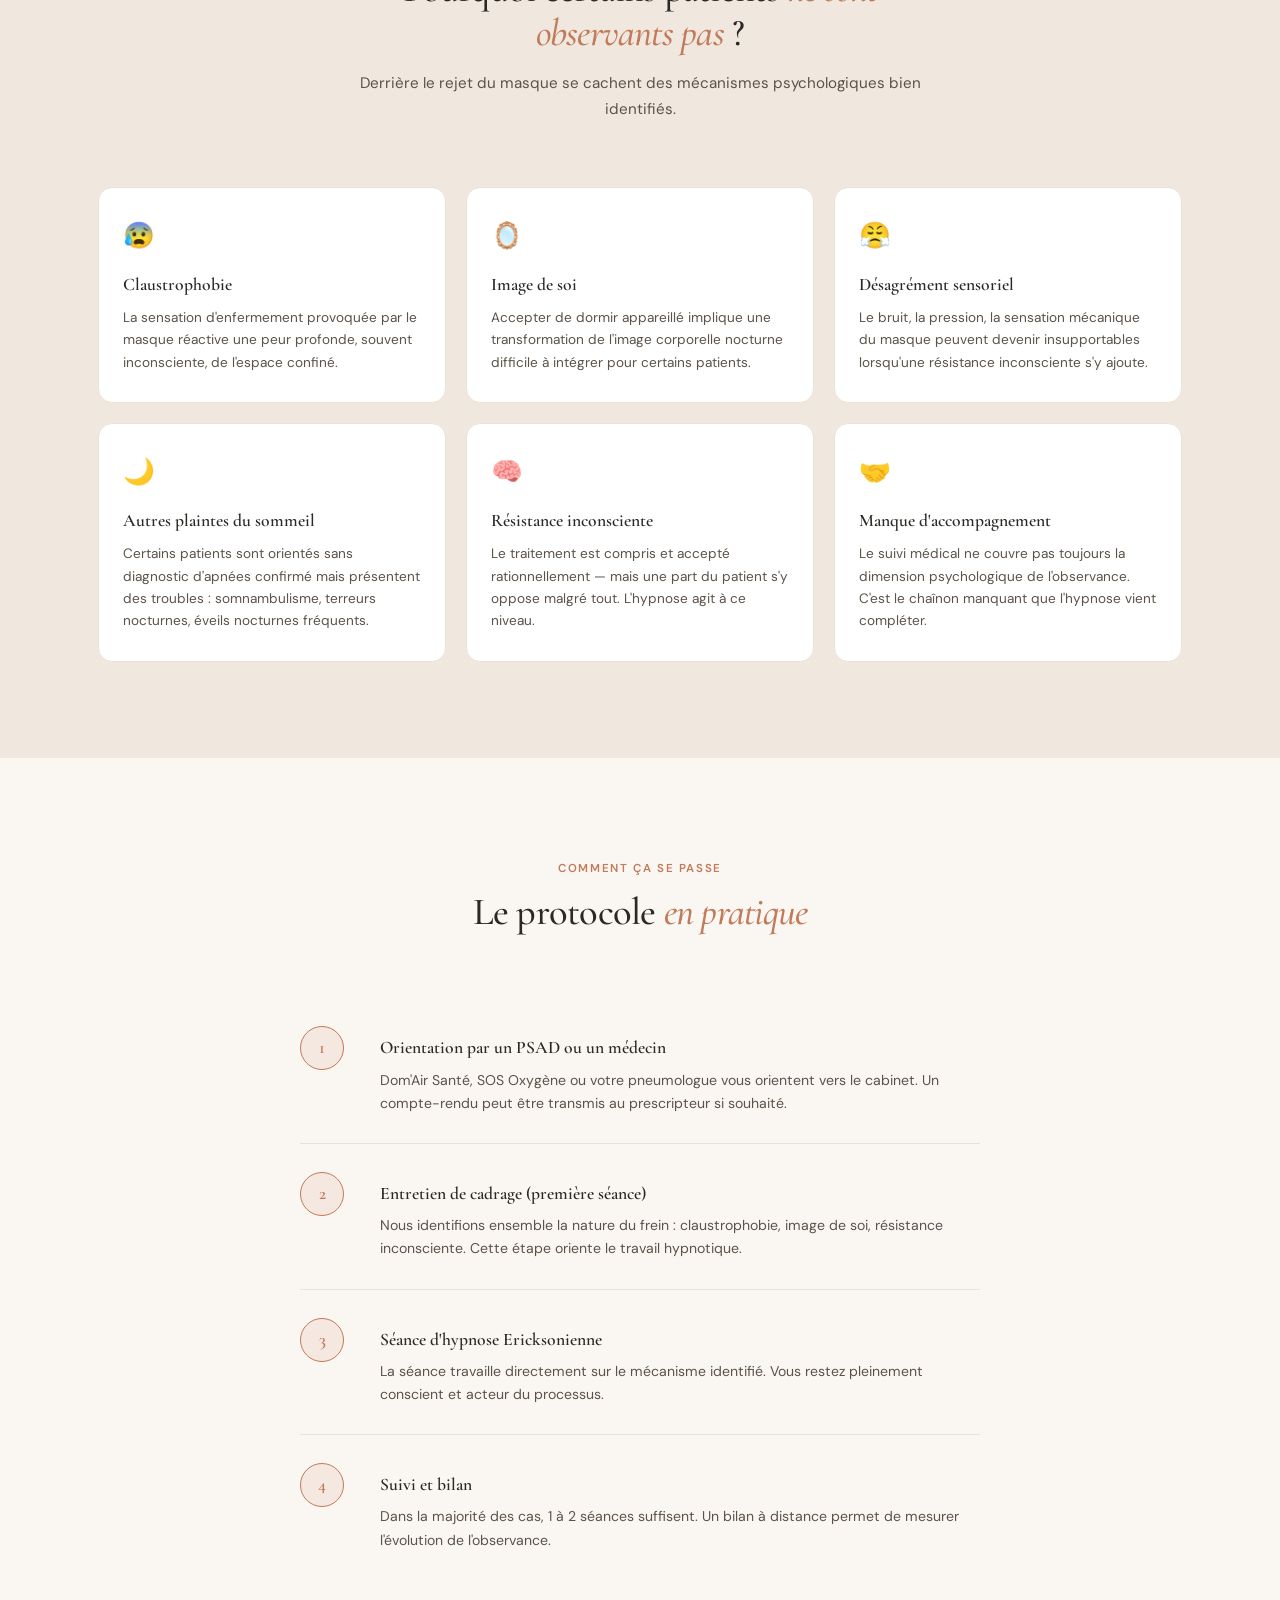
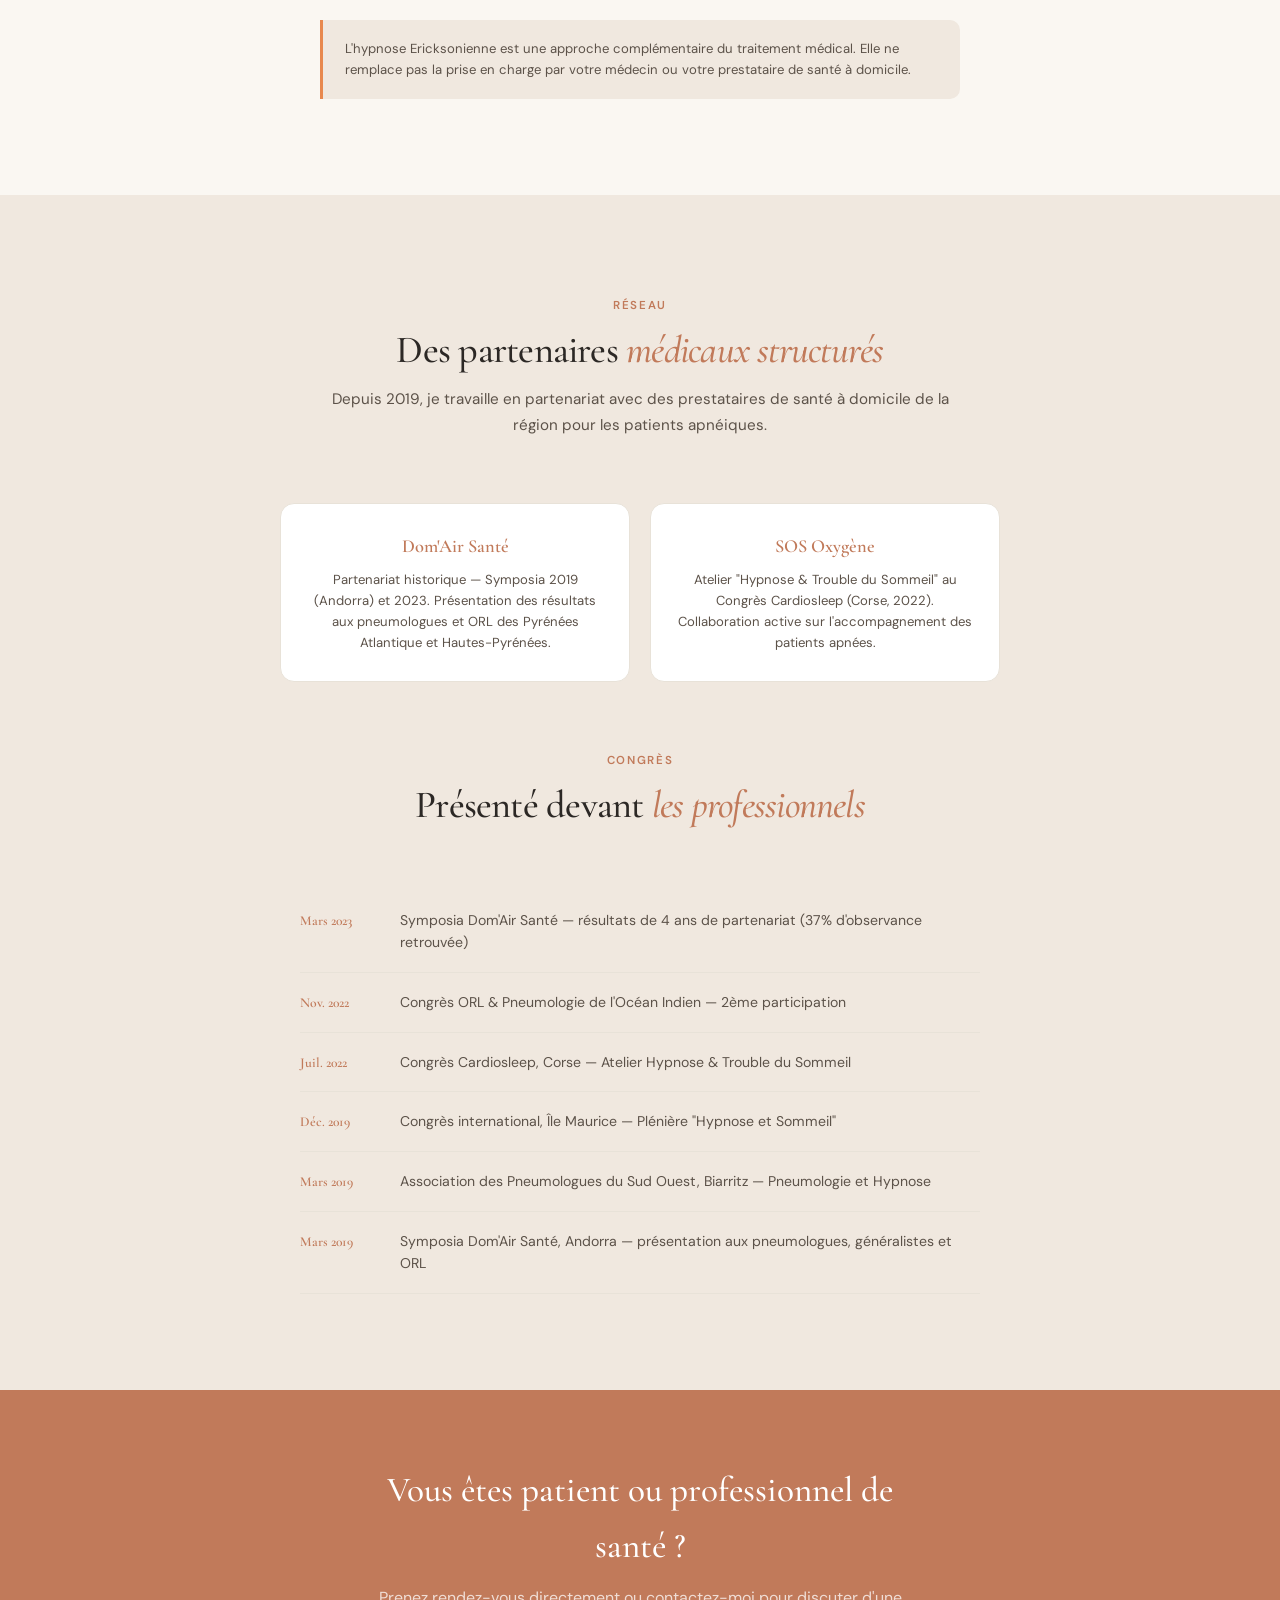
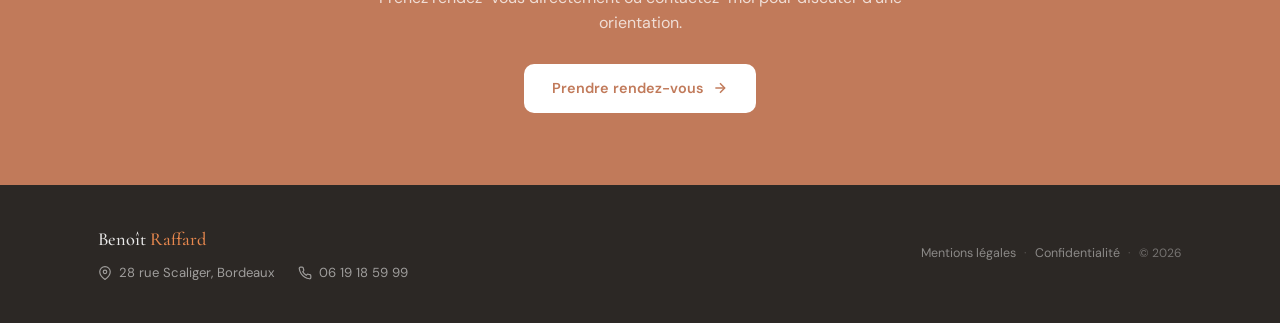
<file: apnee-sommeil.html>
<!DOCTYPE html>
<html lang="fr">
<head>
<meta charset="UTF-8">
<meta name="viewport" content="width=device-width, initial-scale=1.0">
<meta name="description" content="Hypnose et apnées du sommeil à Bordeaux. Benoît Raffard accompagne les patients non observants à leur traitement CPAP. Réseau médical structuré, résultats prouvés.">
<title>Hypnose & Apnées du Sommeil — Benoît Raffard, Bordeaux</title>
<link rel="stylesheet" href="css/style.css">
<link rel="stylesheet" href="css/apnee-sommeil.css">
</head>
<body>

<nav id="nav">
  <div class="nav-inner">
    <a href="index.html" class="nav-logo">
      <img src="images/logo-br.png" alt="Logo Benoît Raffard">
      Benoît <span>Raffard</span>
    </a>
    <ul class="nav-links">
      <li><a href="index.html">Accueil</a></li>
      <li><a href="hypnose.html">L'hypnose</a></li>
      <li><a href="apnee-sommeil.html">Troubles du sommeil </a></li>
      <li><a href="a-propos.html">À propos</a></li>
      <li><a href="contact.html">Contact & tarifs</a></li>
      <li><a href="https://www.crenolibre.fr/prendre-rdv/15117_benoit-raffard-hypnose-bordeaux-33" target="_blank" class="nav-cta">
        <svg width="14" height="14" viewBox="0 0 24 24" fill="none" stroke="currentColor" stroke-width="2.2"><rect x="3" y="4" width="18" height="18" rx="2"/><line x1="16" y1="2" x2="16" y2="6"/><line x1="8" y1="2" x2="8" y2="6"/><line x1="3" y1="10" x2="21" y2="10"/></svg>
        Prendre RDV
      </a></li>
    </ul>
    <button class="nav-mobile-toggle" aria-label="Menu"><span></span><span></span><span></span></button>
  </div>
</nav>
<div class="nav-mobile-menu">
  <a href="index.html">Accueil</a>
  <a href="hypnose.html">L'hypnose</a>
  <a href="apnee-sommeil.html">Troubles du sommeil </a>
  <a href="a-propos.html">À propos</a>
  <a href="contact.html">Contact & tarifs</a>
  <a href="https://www.crenolibre.fr/prendre-rdv/15117_benoit-raffard-hypnose-bordeaux-33" target="_blank" class="nav-mobile-cta">Prendre rendez-vous</a>
</div>

<!-- HERO -->
<section class="apnee-hero">
  <div class="container">
    <div class="section-tag">Spécialité</div>
    <h1>Hypnose &<br><em>apnées du sommeil</em></h1>
    <p>Vous souffrez d'apnées du sommeil mais ne supportez pas votre masque de ventilation ? L'hypnose Ericksonienne agit sur les freins psychologiques qui empêchent l'observance du traitement — et les résultats sont mesurables.</p>
    <div class="apnee-hero-stats">
      <div>
        <div class="apnee-hero-stat-num">37%</div>
        <div class="apnee-hero-stat-label">des patients non observants<br>devenus observants</div>
      </div>
      <div>
        <div class="apnee-hero-stat-num">1–2</div>
        <div class="apnee-hero-stat-label">séances dans la majorité<br>des cas</div>
      </div>
      <div>
        <div class="apnee-hero-stat-num">2019</div>
        <div class="apnee-hero-stat-label">début du partenariat<br>avec les PSAD</div>
      </div>
    </div>
    <p class="apnee-hero-note">*Observation menée depuis 2019 en partenariat avec des prestataires de santé à domicile (PSAD).</p>
  </div>
</section>

<!-- POURQUOI -->
<section class="section">
  <div class="container">
    <div class="apnee-why-grid">
      <div class="apnee-why-text">
        <h2>Le masque : pas un problème technique, un problème psychologique</h2>
        <p>L'apnée du sommeil se traite efficacement avec une ventilation en pression positive (CPAP). Pourtant, une part significative des patients abandonne ce traitement — non pas parce qu'il ne fonctionne pas, mais parce qu'ils ne parviennent pas à tolérer le port du masque.</p>
        <p>Les raisons sont rarement mécaniques. Elles sont plus souvent psychologiques : une claustrophobie latente activée par le masque, une difficulté à accepter l'image renvoyée, ou simplement une résistance inconsciente à un objet perçu comme intrusif.</p>
        <p>C'est précisément là qu'intervient l'hypnose Ericksonienne. En travaillant sur l'inconscient — là où se logent ces résistances — elle permet de lever les freins qui bloquent l'observance, souvent en une à deux séances.</p>
      </div>
      <div class="apnee-why-image">
        <img src="images/cabinet-6.png" alt="Cabinet Benoît Raffard — consultation hypnose sommeil Bordeaux">
      </div>
    </div>
  </div>
</section>

<!-- RAISONS D'INTOLÉRANCE -->
<section class="section section-warm">
  <div class="container">
    <div class="section-header">
      <div class="section-tag">Les freins</div>
      <h2 class="section-title">Pourquoi certains patients <em>ne sont observants pas</em> ?</h2>
      <p class="section-desc">Derrière le rejet du masque se cachent des mécanismes psychologiques bien identifiés.</p>
    </div>
    <div class="raisons-grid">
      <div class="raison-card">
        <div class="raison-icon">😰</div>
        <h3>Claustrophobie</h3>
        <p>La sensation d'enfermement provoquée par le masque réactive une peur profonde, souvent inconsciente, de l'espace confiné.</p>
      </div>
      <div class="raison-card">
        <div class="raison-icon">🪞</div>
        <h3>Image de soi</h3>
        <p>Accepter de dormir appareillé implique une transformation de l'image corporelle nocturne difficile à intégrer pour certains patients.</p>
      </div>
      <div class="raison-card">
        <div class="raison-icon">😤</div>
        <h3>Désagrément sensoriel</h3>
        <p>Le bruit, la pression, la sensation mécanique du masque peuvent devenir insupportables lorsqu'une résistance inconsciente s'y ajoute.</p>
      </div>
      <div class="raison-card">
        <div class="raison-icon">🌙</div>
        <h3>Autres plaintes du sommeil</h3>
        <p>Certains patients sont orientés sans diagnostic d'apnées confirmé mais présentent des troubles : somnambulisme, terreurs nocturnes, éveils nocturnes fréquents.</p>
      </div>
      <div class="raison-card">
        <div class="raison-icon">🧠</div>
        <h3>Résistance inconsciente</h3>
        <p>Le traitement est compris et accepté rationnellement — mais une part du patient s'y oppose malgré tout. L'hypnose agit à ce niveau.</p>
      </div>
      <div class="raison-card">
        <div class="raison-icon">🤝</div>
        <h3>Manque d'accompagnement</h3>
        <p>Le suivi médical ne couvre pas toujours la dimension psychologique de l'observance. C'est le chaînon manquant que l'hypnose vient compléter.</p>
      </div>
    </div>
  </div>
</section>

<!-- DÉROULÉ -->
<section class="section">
  <div class="container">
    <div class="section-header">
      <div class="section-tag">Comment ça se passe</div>
      <h2 class="section-title">Le protocole <em>en pratique</em></h2>
    </div>
    <div class="apnee-process">
      <div class="process-step">
        <div class="process-num">1</div>
        <div class="process-content">
          <h3>Orientation par un PSAD ou un médecin</h3>
          <p>Dom'Air Santé, SOS Oxygène ou votre pneumologue vous orientent vers le cabinet. Un compte-rendu peut être transmis au prescripteur si souhaité.</p>
        </div>
      </div>
      <div class="process-step">
        <div class="process-num">2</div>
        <div class="process-content">
          <h3>Entretien de cadrage (première séance)</h3>
          <p>Nous identifions ensemble la nature du frein : claustrophobie, image de soi, résistance inconsciente. Cette étape oriente le travail hypnotique.</p>
        </div>
      </div>
      <div class="process-step">
        <div class="process-num">3</div>
        <div class="process-content">
          <h3>Séance d'hypnose Ericksonienne</h3>
          <p>La séance travaille directement sur le mécanisme identifié. Vous restez pleinement conscient et acteur du processus.</p>
        </div>
      </div>
      <div class="process-step">
        <div class="process-num">4</div>
        <div class="process-content">
          <h3>Suivi et bilan</h3>
          <p>Dans la majorité des cas, 1 à 2 séances suffisent. Un bilan à distance permet de mesurer l'évolution de l'observance.</p>
        </div>
      </div>
    </div>
    <div class="apnee-legal-note">
      L'hypnose Ericksonienne est une approche complémentaire du traitement médical. Elle ne remplace pas la prise en charge par votre médecin ou votre prestataire de santé à domicile.
    </div>
  </div>
</section>

<!-- RÉSEAU -->
<section class="section section-warm">
  <div class="container">
    <div class="section-header">
      <div class="section-tag">Réseau</div>
      <h2 class="section-title">Des partenaires <em>médicaux structurés</em></h2>
      <p class="section-desc">Depuis 2019, je travaille en partenariat avec des prestataires de santé à domicile de la région pour les patients apnéiques.</p>
    </div>
    <div class="reseau-cards">
      <div class="reseau-card">
        <div class="reseau-card-name">Dom'Air Santé</div>
        <p>Partenariat historique — Symposia 2019 (Andorra) et 2023. Présentation des résultats aux pneumologues et ORL des Pyrénées Atlantique et Hautes-Pyrénées.</p>
      </div>
      <div class="reseau-card">
        <div class="reseau-card-name">SOS Oxygène</div>
        <p>Atelier "Hypnose & Trouble du Sommeil" au Congrès Cardiosleep (Corse, 2022). Collaboration active sur l'accompagnement des patients apnées.</p>
      </div>
    </div>

    <div class="section-header" style="margin-top: 64px;">
      <div class="section-tag">Congrès</div>
      <h2 class="section-title">Présenté devant <em>les professionnels</em></h2>
    </div>
    <div class="congres-mini">
      <div class="congres-mini-item">
        <div class="congres-mini-date">Mars 2023</div>
        <div class="congres-mini-text">Symposia Dom'Air Santé — résultats de 4 ans de partenariat (37% d'observance retrouvée)</div>
      </div>
      <div class="congres-mini-item">
        <div class="congres-mini-date">Nov. 2022</div>
        <div class="congres-mini-text">Congrès ORL & Pneumologie de l'Océan Indien — 2ème participation</div>
      </div>
      <div class="congres-mini-item">
        <div class="congres-mini-date">Juil. 2022</div>
        <div class="congres-mini-text">Congrès Cardiosleep, Corse — Atelier Hypnose & Trouble du Sommeil</div>
      </div>
      <div class="congres-mini-item">
        <div class="congres-mini-date">Déc. 2019</div>
        <div class="congres-mini-text">Congrès international, Île Maurice — Plénière "Hypnose et Sommeil"</div>
      </div>
      <div class="congres-mini-item">
        <div class="congres-mini-date">Mars 2019</div>
        <div class="congres-mini-text">Association des Pneumologues du Sud Ouest, Biarritz — Pneumologie et Hypnose</div>
      </div>

      <div class="congres-mini-item">
        <div class="congres-mini-date">Mars 2019</div>
        <div class="congres-mini-text">Symposia Dom'Air Santé, Andorra — présentation aux pneumologues, généralistes et ORL</div>
      </div>
    </div>
  </div>
</section>

<!-- CTA -->
<section class="cta-band">
  <div class="container">
    <div class="cta-inner">
      <h2>Vous êtes patient ou professionnel de santé ?</h2>
      <p>Prenez rendez-vous directement ou contactez-moi pour discuter d'une orientation.</p>
      <a href="https://www.crenolibre.fr/prendre-rdv/15117_benoit-raffard-hypnose-bordeaux-33" target="_blank" class="btn-white">
        Prendre rendez-vous
        <svg width="16" height="16" viewBox="0 0 24 24" fill="none" stroke="currentColor" stroke-width="2.2"><line x1="5" y1="12" x2="19" y2="12"/><polyline points="12 5 19 12 12 19"/></svg>
      </a>
    </div>
  </div>
</section>

<footer class="footer">
  <div class="container">
    <div class="footer-inner">
      <div class="footer-left">
        <div class="footer-brand">Benoît <span>Raffard</span></div>
        <div class="footer-contact">
          <a href="https://maps.google.com/?q=28+rue+Scaliger+33000+Bordeaux" target="_blank">
            <svg viewBox="0 0 24 24" fill="none" stroke="currentColor" stroke-width="2"><path d="M21 10c0 7-9 13-9 13s-9-6-9-13a9 9 0 0 1 18 0z"/><circle cx="12" cy="10" r="3"/></svg>
            28 rue Scaliger, Bordeaux
          </a>
          <a href="tel:0619185999">
            <svg viewBox="0 0 24 24" fill="none" stroke="currentColor" stroke-width="2"><path d="M22 16.92v3a2 2 0 0 1-2.18 2 19.79 19.79 0 0 1-8.63-3.07 19.5 19.5 0 0 1-6-6A19.79 19.79 0 0 1 2.12 4.11 2 2 0 0 1 4.11 2h3a2 2 0 0 1 2 1.72c.127.96.361 1.903.7 2.81a2 2 0 0 1-.45 2.11L8.09 9.91a16 16 0 0 0 6 6l1.27-1.27a2 2 0 0 1 2.11-.45c.907.339 1.85.573 2.81.7A2 2 0 0 1 22 16.92z"/></svg>
            06 19 18 59 99
          </a>
        </div>
      </div>
      <div class="footer-right">
        <a href="contact.html#mentions-legales">Mentions légales</a><span class="footer-sep">·</span>
        <a href="#">Confidentialité</a><span class="footer-sep">·</span>
        <span style="font-size:0.75rem;color:rgba(255,255,255,0.35);">© 2026</span>
      </div>
    </div>
  </div>
</footer>

<div class="mobile-cta">
  <a href="https://www.crenolibre.fr/prendre-rdv/15117_benoit-raffard-hypnose-bordeaux-33" target="_blank">
    <svg width="16" height="16" viewBox="0 0 24 24" fill="none" stroke="currentColor" stroke-width="2.2"><rect x="3" y="4" width="18" height="18" rx="2"/><line x1="16" y1="2" x2="16" y2="6"/><line x1="8" y1="2" x2="8" y2="6"/><line x1="3" y1="10" x2="21" y2="10"/></svg>
    Prendre rendez-vous
  </a>
</div>

<script src="js/main.js"></script>
</body>
</html>
</file>
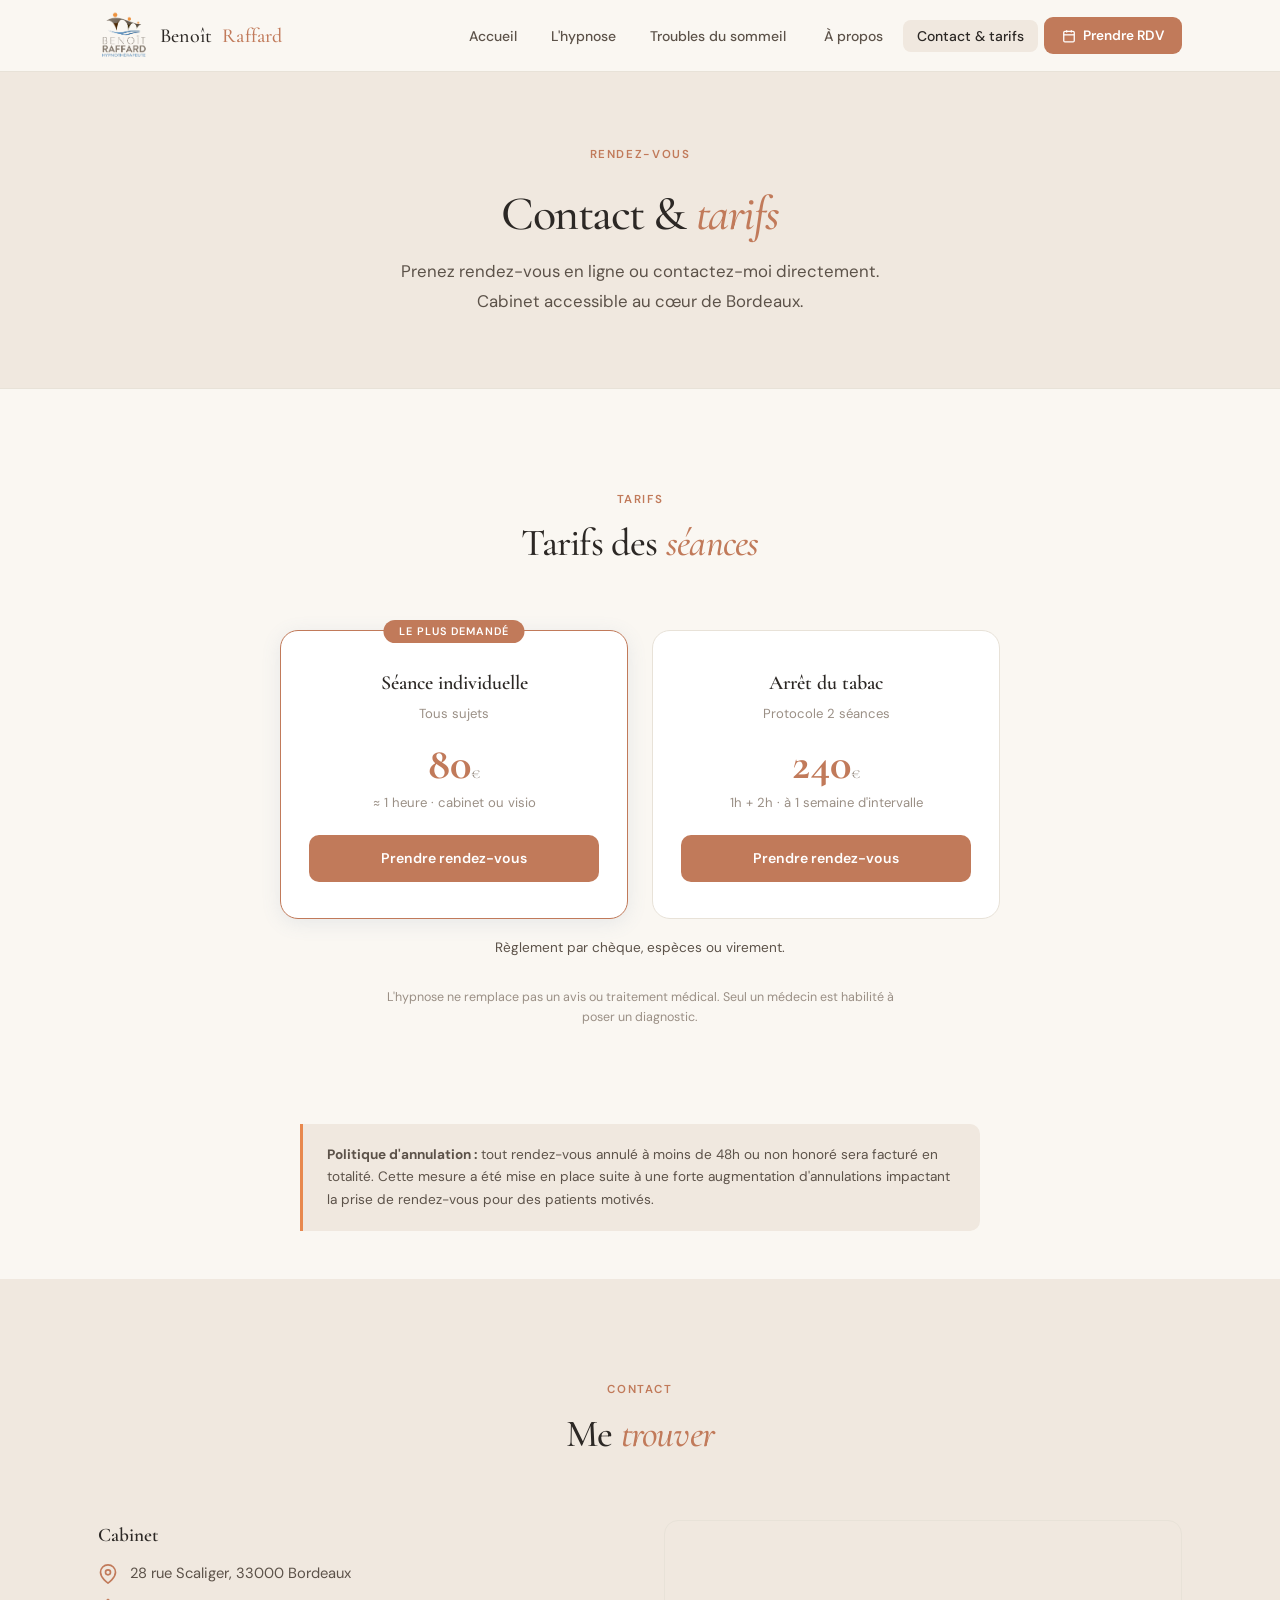
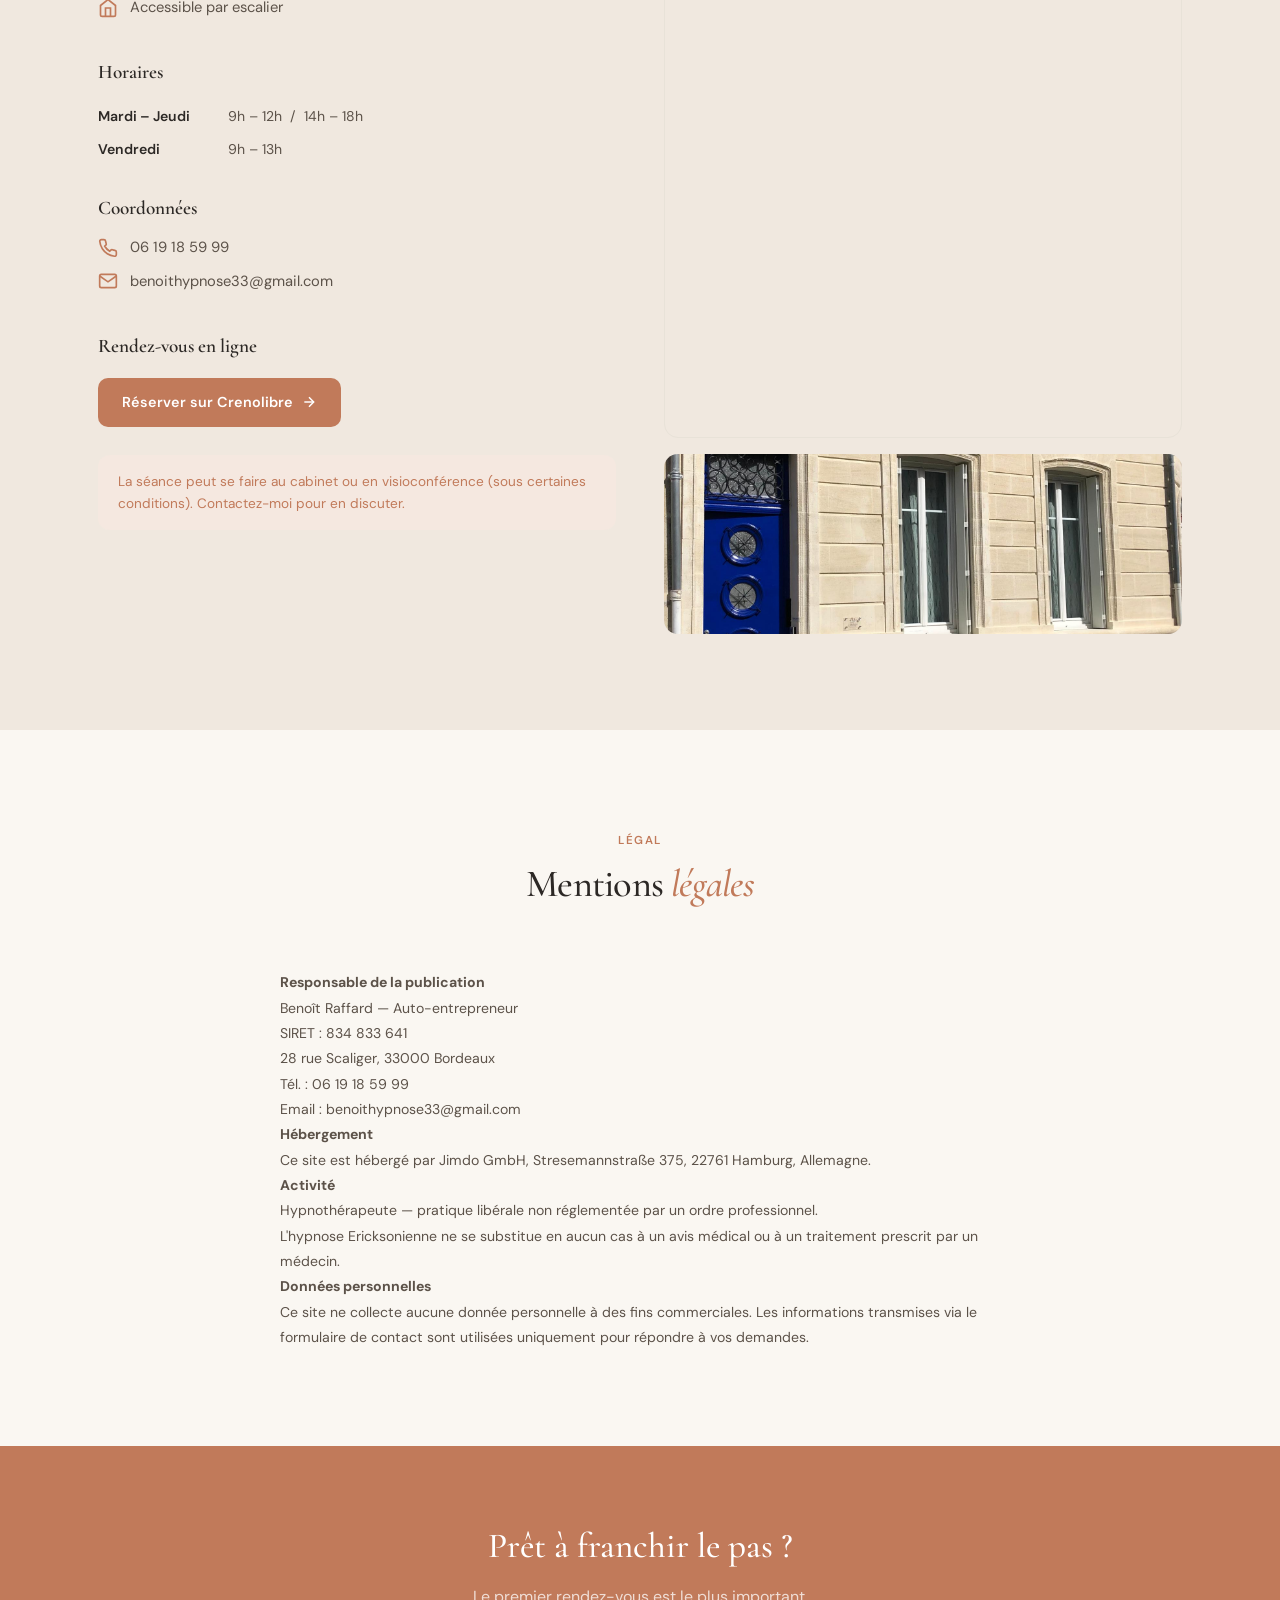
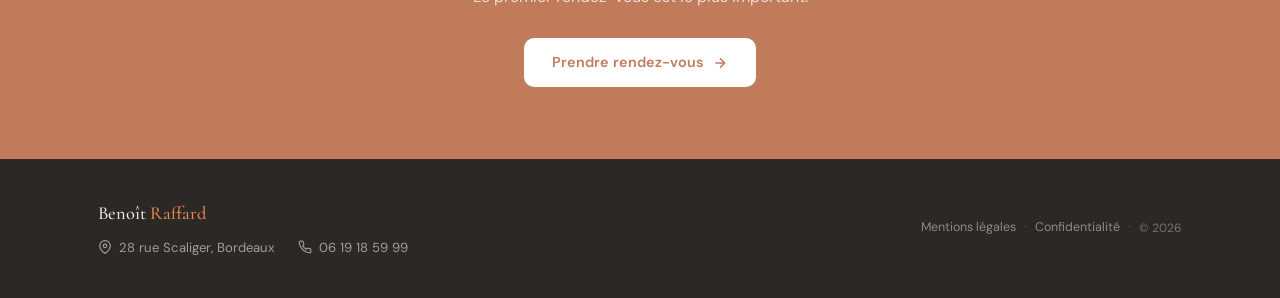
<file: contact.html>
<!DOCTYPE html>
<html lang="fr">
<head>
<meta charset="UTF-8">
<meta name="viewport" content="width=device-width, initial-scale=1.0">
<meta name="description" content="Tarifs, prise de rendez-vous et contact. Cabinet d'hypnose Benoît Raffard, 28 rue Scaliger, 33000 Bordeaux. 80€ la séance.">
<title>Contact & Tarifs — Benoît Raffard, Hypnothérapeute Bordeaux</title>
<link rel="stylesheet" href="css/style.css">
<link rel="stylesheet" href="css/contact.css">
</head>
<body>

<nav id="nav">
  <div class="nav-inner">
    <a href="index.html" class="nav-logo">
      <img src="images/logo-br.png" alt="Logo Benoît Raffard">
      Benoît <span>Raffard</span>
    </a>
    <ul class="nav-links">
      <li><a href="index.html">Accueil</a></li>
      <li><a href="hypnose.html">L'hypnose</a></li>
      <li><a href="apnee-sommeil.html">Troubles du sommeil </a></li>
      <li><a href="a-propos.html">À propos</a></li>
      <li><a href="contact.html" class="active">Contact & tarifs</a></li>
      <li><a href="https://www.crenolibre.fr/prendre-rdv/15117_benoit-raffard-hypnose-bordeaux-33" target="_blank" class="nav-cta">
        <svg width="14" height="14" viewBox="0 0 24 24" fill="none" stroke="currentColor" stroke-width="2.2"><rect x="3" y="4" width="18" height="18" rx="2"/><line x1="16" y1="2" x2="16" y2="6"/><line x1="8" y1="2" x2="8" y2="6"/><line x1="3" y1="10" x2="21" y2="10"/></svg>
        Prendre RDV
      </a></li>
    </ul>
    <button class="nav-mobile-toggle" aria-label="Menu"><span></span><span></span><span></span></button>
  </div>
</nav>
<div class="nav-mobile-menu">
  <a href="index.html">Accueil</a>
  <a href="hypnose.html">L'hypnose</a>
  <a href="apnee-sommeil.html">Troubles du sommeil </a>
  <a href="a-propos.html">À propos</a>
  <a href="contact.html" class="active">Contact & tarifs</a>
  <a href="https://www.crenolibre.fr/prendre-rdv/15117_benoit-raffard-hypnose-bordeaux-33" target="_blank" class="nav-mobile-cta">Prendre rendez-vous</a>
</div>

<!-- PAGE HERO -->
<section class="page-hero">
  <div class="container">
    <div class="section-tag">Rendez-vous</div>
    <h1>Contact & <em>tarifs</em></h1>
    <p>Prenez rendez-vous en ligne ou contactez-moi directement. Cabinet accessible au cœur de Bordeaux.</p>
  </div>
</section>

<!-- TARIFS -->
<section class="section">
  <div class="container">
    <div class="section-header">
      <div class="section-tag">Tarifs</div>
      <h2 class="section-title">Tarifs des <em>séances</em></h2>
    </div>
    <div class="tarifs-grid">
      <div class="tarif-card featured">
        <div class="tarif-label">Séance individuelle</div>
        <div class="tarif-sub">Tous sujets</div>
        <div class="tarif-price">80<span class="tarif-price-unit">€</span></div>
        <div class="tarif-duration">≈ 1 heure · cabinet ou visio</div>
        <a href="https://www.crenolibre.fr/prendre-rdv/15117_benoit-raffard-hypnose-bordeaux-33" target="_blank" class="tarif-cta">Prendre rendez-vous</a>
      </div>
      <div class="tarif-card">
        <div class="tarif-label">Arrêt du tabac</div>
        <div class="tarif-sub">Protocole 2 séances</div>
        <div class="tarif-price">240<span class="tarif-price-unit">€</span></div>
        <div class="tarif-duration">1h + 2h · à 1 semaine d'intervalle</div>
        <a href="https://www.crenolibre.fr/prendre-rdv/15117_benoit-raffard-hypnose-bordeaux-33" target="_blank" class="tarif-cta">Prendre rendez-vous</a>
      </div>
    </div>
    <p class="tarif-payment">Règlement par chèque, espèces ou virement.</p>
    <p class="tarif-note">L'hypnose ne remplace pas un avis ou traitement médical. Seul un médecin est habilité à poser un diagnostic.</p>
  </div>
</section>

<!-- ANNULATION -->
<section style="padding: 0 0 48px;">
  <div class="container">
    <div class="annulation-notice">
      <strong>Politique d'annulation :</strong> tout rendez-vous annulé à moins de 48h ou non honoré sera facturé en totalité. Cette mesure a été mise en place suite à une forte augmentation d'annulations impactant la prise de rendez-vous pour des patients motivés.
    </div>
  </div>
</section>

<!-- CONTACT + MAP -->
<section class="section section-warm">
  <div class="container">
    <div class="section-header">
      <div class="section-tag">Contact</div>
      <h2 class="section-title">Me <em>trouver</em></h2>
    </div>
    <div class="contact-grid">
      <div class="contact-info">
        <div class="contact-block">
          <h3>Cabinet</h3>
          <div class="contact-detail">
            <svg viewBox="0 0 24 24" fill="none" stroke="currentColor" stroke-width="2"><path d="M21 10c0 7-9 13-9 13s-9-6-9-13a9 9 0 0 1 18 0z"/><circle cx="12" cy="10" r="3"/></svg>
            <span>28 rue Scaliger, 33000 Bordeaux</span>
          </div>
          <div class="contact-detail">
            <svg viewBox="0 0 24 24" fill="none" stroke="currentColor" stroke-width="2"><path d="M3 9l9-7 9 7v11a2 2 0 0 1-2 2H5a2 2 0 0 1-2-2z"/><polyline points="9 22 9 12 15 12 15 22"/></svg>
            <span>Accessible par escalier</span>
          </div>
        </div>
        <div class="contact-block">
          <h3>Horaires</h3>
          <table class="horaires-table">
            <tr><td>Mardi – Jeudi</td><td>9h – 12h &nbsp;/&nbsp; 14h – 18h</td></tr>
            <tr><td>Vendredi</td><td>9h – 13h</td></tr>
          </table>
        </div>
        <div class="contact-block">
          <h3>Coordonnées</h3>
          <div class="contact-detail">
            <svg viewBox="0 0 24 24" fill="none" stroke="currentColor" stroke-width="2"><path d="M22 16.92v3a2 2 0 0 1-2.18 2 19.79 19.79 0 0 1-8.63-3.07 19.5 19.5 0 0 1-6-6A19.79 19.79 0 0 1 2.12 4.11 2 2 0 0 1 4.11 2h3a2 2 0 0 1 2 1.72c.127.96.361 1.903.7 2.81a2 2 0 0 1-.45 2.11L8.09 9.91a16 16 0 0 0 6 6l1.27-1.27a2 2 0 0 1 2.11-.45c.907.339 1.85.573 2.81.7A2 2 0 0 1 22 16.92z"/></svg>
            <a href="tel:0619185999">06 19 18 59 99</a>
          </div>
          <div class="contact-detail">
            <svg viewBox="0 0 24 24" fill="none" stroke="currentColor" stroke-width="2"><path d="M4 4h16c1.1 0 2 .9 2 2v12c0 1.1-.9 2-2 2H4c-1.1 0-2-.9-2-2V6c0-1.1.9-2 2-2z"/><polyline points="22,6 12,13 2,6"/></svg>
            <a href="mailto:benoithypnose33@gmail.com">benoithypnose33@gmail.com</a>
          </div>
        </div>
        <div class="contact-block">
          <h3>Rendez-vous en ligne</h3>
          <a href="https://www.crenolibre.fr/prendre-rdv/15117_benoit-raffard-hypnose-bordeaux-33" target="_blank" class="btn-primary" style="margin-top: 4px;">
            Réserver sur Crenolibre
            <svg width="16" height="16" viewBox="0 0 24 24" fill="none" stroke="currentColor" stroke-width="2.2"><line x1="5" y1="12" x2="19" y2="12"/><polyline points="12 5 19 12 12 19"/></svg>
          </a>
        </div>
        <div class="contact-note">
          La séance peut se faire au cabinet ou en visioconférence (sous certaines conditions). Contactez-moi pour en discuter.
        </div>
      </div>

      <div class="map-photo-block">
        <div class="map-wrapper">
          <iframe
            src="https://www.google.com/maps/embed?pb=!1m18!1m12!1m3!1d2519.69593244345!2d-0.5981445!3d44.8392395!2m3!1f0!2f0!3f0!3m2!1i1024!2i768!4f13.1!3m3!1m2!1s0xd552723c35a3877%3A0x2482615582f5b1a4!2sBeno%C3%AEt%20Raffard%20Hypnose-Bordeaux33!5e1!3m2!1sfr!2sfr!4v1779372935537!5m2!1sfr!2sfr"
            allowfullscreen="" loading="lazy" referrerpolicy="no-referrer-when-downgrade">
          </iframe>
        </div>
        <div class="facade-contact">
          <img src="images/facade-1.png" alt="Entrée du cabinet — 28 rue Scaliger, Bordeaux">
        </div>
      </div>
    </div>
  </div>
</section>

<!-- MENTIONS LÉGALES -->
<section class="section" id="mentions-legales">
  <div class="container">
    <div class="section-header">
      <div class="section-tag">Légal</div>
      <h2 class="section-title">Mentions <em>légales</em></h2>
    </div>
    <div style="max-width: 720px; margin: 0 auto; font-size: 0.88rem; color: var(--color-text-soft); line-height: 1.8;">
      <p><strong>Responsable de la publication</strong><br>
      Benoît Raffard — Auto-entrepreneur<br>
      SIRET : 834 833 641<br>
      28 rue Scaliger, 33000 Bordeaux<br>
      Tél. : 06 19 18 59 99<br>
      Email : benoithypnose33@gmail.com</p>

      <p><strong>Hébergement</strong><br>
      Ce site est hébergé par Jimdo GmbH, Stresemannstraße 375, 22761 Hamburg, Allemagne.</p>

      <p><strong>Activité</strong><br>
      Hypnothérapeute — pratique libérale non réglementée par un ordre professionnel.<br>
      L'hypnose Ericksonienne ne se substitue en aucun cas à un avis médical ou à un traitement prescrit par un médecin.</p>

      <p><strong>Données personnelles</strong><br>
      Ce site ne collecte aucune donnée personnelle à des fins commerciales. Les informations transmises via le formulaire de contact sont utilisées uniquement pour répondre à vos demandes.</p>
    </div>
  </div>
</section>

<!-- CTA -->
<section class="cta-band">
  <div class="container">
    <div class="cta-inner">
      <h2>Prêt à franchir le pas ?</h2>
      <p>Le premier rendez-vous est le plus important.</p>
      <a href="https://www.crenolibre.fr/prendre-rdv/15117_benoit-raffard-hypnose-bordeaux-33" target="_blank" class="btn-white">
        Prendre rendez-vous
        <svg width="16" height="16" viewBox="0 0 24 24" fill="none" stroke="currentColor" stroke-width="2.2"><line x1="5" y1="12" x2="19" y2="12"/><polyline points="12 5 19 12 12 19"/></svg>
      </a>
    </div>
  </div>
</section>

<footer class="footer">
  <div class="container">
    <div class="footer-inner">
      <div class="footer-left">
        <div class="footer-brand">Benoît <span>Raffard</span></div>
        <div class="footer-contact">
          <a href="https://maps.google.com/?q=28+rue+Scaliger+33000+Bordeaux" target="_blank">
            <svg viewBox="0 0 24 24" fill="none" stroke="currentColor" stroke-width="2"><path d="M21 10c0 7-9 13-9 13s-9-6-9-13a9 9 0 0 1 18 0z"/><circle cx="12" cy="10" r="3"/></svg>
            28 rue Scaliger, Bordeaux
          </a>
          <a href="tel:0619185999">
            <svg viewBox="0 0 24 24" fill="none" stroke="currentColor" stroke-width="2"><path d="M22 16.92v3a2 2 0 0 1-2.18 2 19.79 19.79 0 0 1-8.63-3.07 19.5 19.5 0 0 1-6-6A19.79 19.79 0 0 1 2.12 4.11 2 2 0 0 1 4.11 2h3a2 2 0 0 1 2 1.72c.127.96.361 1.903.7 2.81a2 2 0 0 1-.45 2.11L8.09 9.91a16 16 0 0 0 6 6l1.27-1.27a2 2 0 0 1 2.11-.45c.907.339 1.85.573 2.81.7A2 2 0 0 1 22 16.92z"/></svg>
            06 19 18 59 99
          </a>
        </div>
      </div>
      <div class="footer-right">
        <a href="contact.html#mentions-legales">Mentions légales</a><span class="footer-sep">·</span>
        <a href="#">Confidentialité</a><span class="footer-sep">·</span>
        <span style="font-size:0.75rem;color:rgba(255,255,255,0.35);">© 2026</span>
      </div>
    </div>
  </div>
</footer>

<div class="mobile-cta">
  <a href="https://www.crenolibre.fr/prendre-rdv/15117_benoit-raffard-hypnose-bordeaux-33" target="_blank">
    <svg width="16" height="16" viewBox="0 0 24 24" fill="none" stroke="currentColor" stroke-width="2.2"><rect x="3" y="4" width="18" height="18" rx="2"/><line x1="16" y1="2" x2="16" y2="6"/><line x1="8" y1="2" x2="8" y2="6"/><line x1="3" y1="10" x2="21" y2="10"/></svg>
    Prendre rendez-vous
  </a>
</div>

<script src="js/main.js"></script>
</body>
</html>
</file>
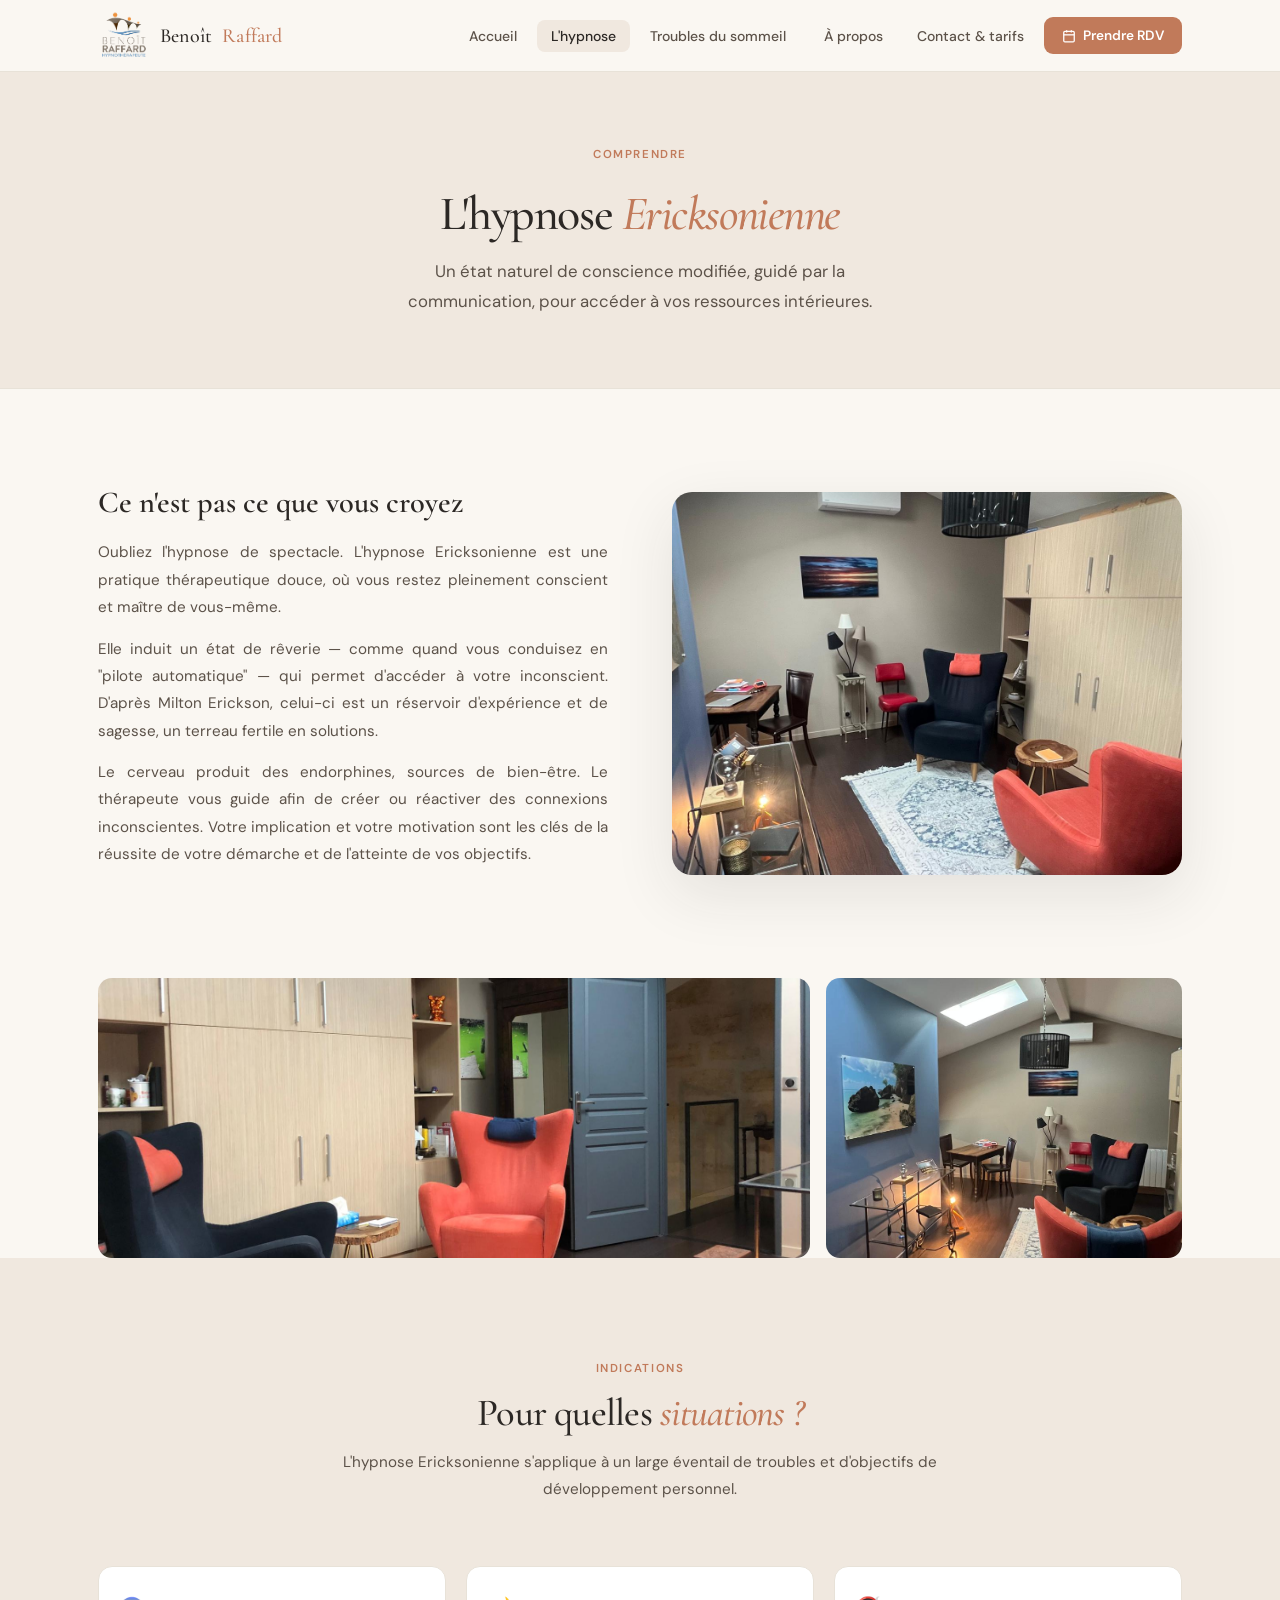
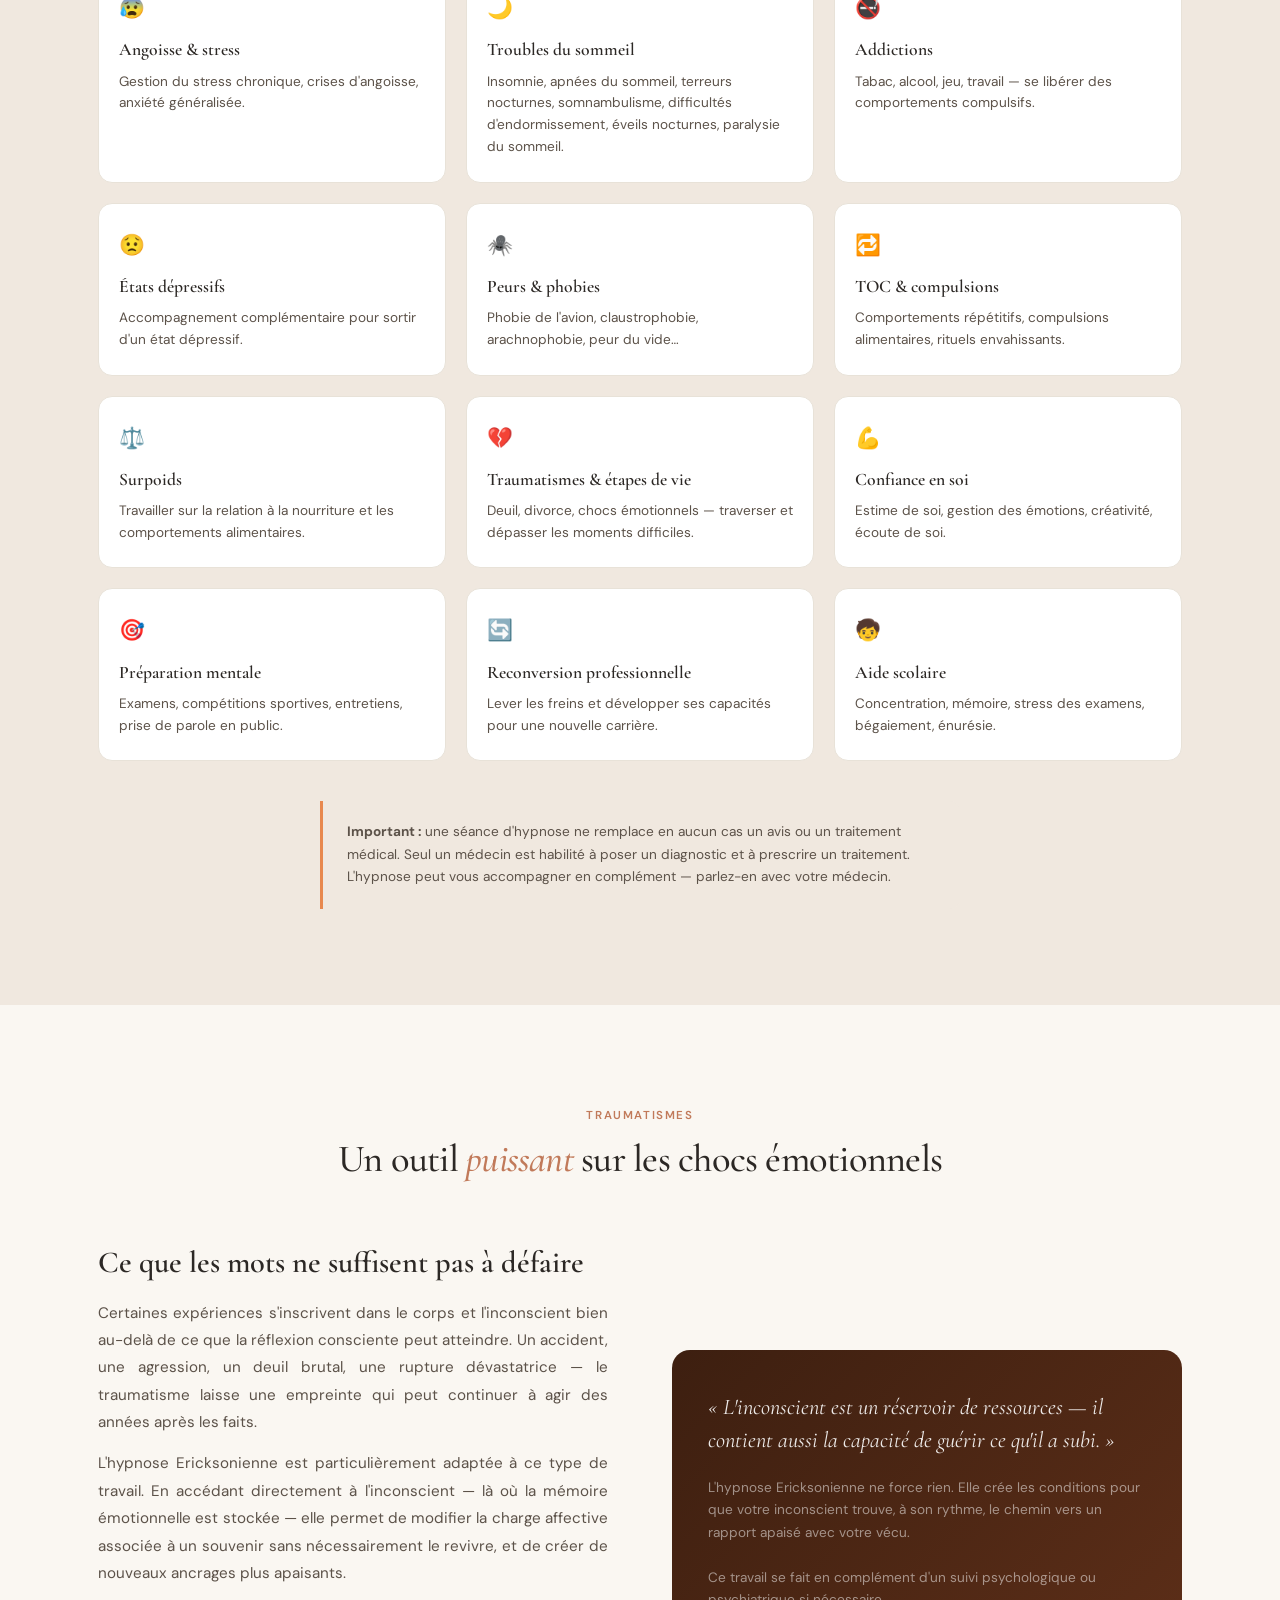
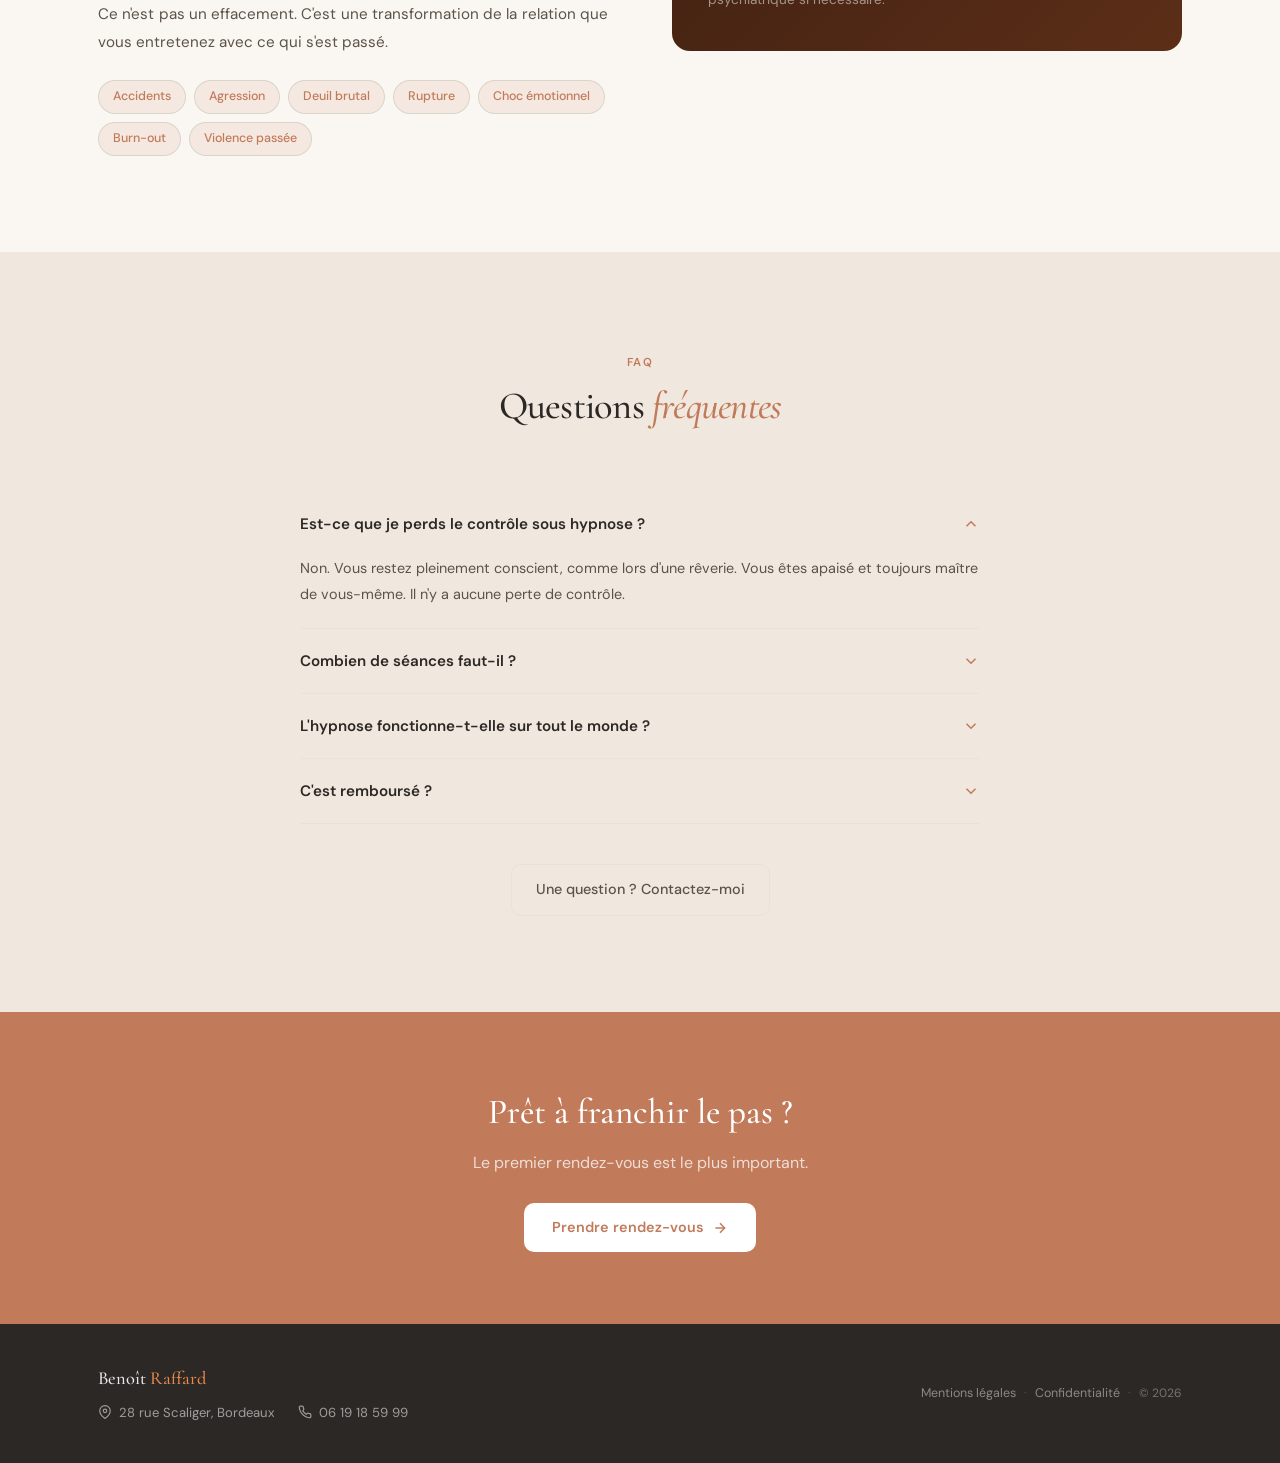
<file: hypnose.html>
<!DOCTYPE html>
<html lang="fr">
<head>
<meta charset="UTF-8">
<meta name="viewport" content="width=device-width, initial-scale=1.0">
<meta name="description" content="Qu'est-ce que l'hypnose Ericksonienne ? Découvrez comment elle fonctionne, ses indications (stress, sommeil, tabac, phobies) et les réponses à vos questions.">
<title>L'hypnose Ericksonienne — Benoît Raffard, Hypnothérapeute Bordeaux</title>
<link rel="stylesheet" href="css/style.css">
<link rel="stylesheet" href="css/hypnose.css">
</head>
<body>

<nav id="nav">
<div class="nav-inner">
    <a href="index.html" class="nav-logo">
      <img src="images/logo-br.png" alt="Logo Benoît Raffard">
      Benoît <span>Raffard</span>
    </a>
    <ul class="nav-links">
      <li><a href="index.html">Accueil</a></li>
      <li><a href="hypnose.html" class="active">L'hypnose</a></li>
      <li><a href="apnee-sommeil.html">Troubles du sommeil </a></li>
      <li><a href="a-propos.html">À propos</a></li>
      <li><a href="contact.html">Contact & tarifs</a></li>
      <li><a href="https://www.crenolibre.fr/prendre-rdv/15117_benoit-raffard-hypnose-bordeaux-33" target="_blank" class="nav-cta">
        <svg width="14" height="14" viewBox="0 0 24 24" fill="none" stroke="currentColor" stroke-width="2.2"><rect x="3" y="4" width="18" height="18" rx="2"/><line x1="16" y1="2" x2="16" y2="6"/><line x1="8" y1="2" x2="8" y2="6"/><line x1="3" y1="10" x2="21" y2="10"/></svg>
        Prendre RDV
      </a></li>
    </ul>
    <button class="nav-mobile-toggle" aria-label="Menu"><span></span><span></span><span></span></button>
  </div>
</nav>
<div class="nav-mobile-menu">
  <a href="index.html">Accueil</a>
  <a href="hypnose.html" class="active">L'hypnose</a>
  <a href="apnee-sommeil.html">Troubles du sommeil </a>
  <a href="a-propos.html">À propos</a>
  <a href="contact.html">Contact & tarifs</a>
  <a href="https://www.crenolibre.fr/prendre-rdv/15117_benoit-raffard-hypnose-bordeaux-33" target="_blank" class="nav-mobile-cta">Prendre rendez-vous</a>
</div>

<section class="page-hero">
  <div class="container">
    <div class="section-tag">Comprendre</div>
    <h1>L'hypnose <em>Ericksonienne</em></h1>
    <p>Un état naturel de conscience modifiée, guidé par la communication, pour accéder à vos ressources intérieures.</p>
  </div>
</section>

<section class="section">
  <div class="container">
    <div class="hypno-intro-grid">
      <div class="hypno-intro-text">
        <h2>Ce n'est pas ce que vous croyez</h2>
        <p>Oubliez l'hypnose de spectacle. L'hypnose Ericksonienne est une pratique thérapeutique douce, où vous restez pleinement conscient et maître de vous-même.</p>
        <p>Elle induit un état de rêverie — comme quand vous conduisez en "pilote automatique" — qui permet d'accéder à votre inconscient. D'après Milton Erickson, celui-ci est un réservoir d'expérience et de sagesse, un terreau fertile en solutions.</p>
        <p>Le cerveau produit des endorphines, sources de bien-être. Le thérapeute vous guide afin de créer ou réactiver des connexions inconscientes. Votre implication et votre motivation sont les clés de la réussite de votre démarche et de l'atteinte de vos objectifs.</p>
      </div>
      <div class="hypno-intro-image">
        <img src="images/cabinet-6.png" alt="Ambiance cabinet hypnose Bordeaux — salle d'attente">
      </div>
    </div>
  </div>
</section>

<div class="container" style="margin-bottom: 0;">
  <div class="photo-strip">
    <div class="photo-strip-img">
      <img src="images/cabinet-5.png" alt="Cabinet hypnose Bordeaux — espace de consultation">
    </div>
    <div class="photo-strip-img">
      <img src="images/cabinet-1.png" alt="Cabinet hypnose Bordeaux — fauteuils">
    </div>
  </div>
</div>

<section class="section section-warm">
  <div class="container">
    <div class="section-header">
      <div class="section-tag">Indications</div>
      <h2 class="section-title">Pour quelles <em>situations ?</em></h2>
      <p class="section-desc">L'hypnose Ericksonienne s'applique à un large éventail de troubles et d'objectifs de développement personnel.</p>
    </div>
    <div class="indications-full-grid">
      <div class="indication-full-card">
        <div class="icon">😰</div>
        <h3>Angoisse & stress</h3>
        <p>Gestion du stress chronique, crises d'angoisse, anxiété généralisée.</p>
      </div>
      <div class="indication-full-card">
        <div class="icon">🌙</div>
        <h3>Troubles du sommeil</h3>
        <p>Insomnie, apnées du sommeil, terreurs nocturnes, somnambulisme, difficultés d'endormissement, éveils nocturnes, paralysie du sommeil.</p>
      </div>
      <div class="indication-full-card">
        <div class="icon">🚭</div>
        <h3>Addictions</h3>
        <p>Tabac, alcool, jeu, travail — se libérer des comportements compulsifs.</p>
      </div>
      <div class="indication-full-card">
        <div class="icon">😟</div>
        <h3>États dépressifs</h3>
        <p>Accompagnement complémentaire pour sortir d'un état dépressif.</p>
      </div>
      <div class="indication-full-card">
        <div class="icon">🕷️</div>
        <h3>Peurs & phobies</h3>
        <p>Phobie de l'avion, claustrophobie, arachnophobie, peur du vide…</p>
      </div>
      <div class="indication-full-card">
        <div class="icon">🔁</div>
        <h3>TOC & compulsions</h3>
        <p>Comportements répétitifs, compulsions alimentaires, rituels envahissants.</p>
      </div>
      <div class="indication-full-card">
        <div class="icon">⚖️</div>
        <h3>Surpoids</h3>
        <p>Travailler sur la relation à la nourriture et les comportements alimentaires.</p>
      </div>
      <div class="indication-full-card">
        <div class="icon">💔</div>
        <h3>Traumatismes & étapes de vie</h3>
        <p>Deuil, divorce, chocs émotionnels — traverser et dépasser les moments difficiles.</p>
      </div>
      <div class="indication-full-card">
        <div class="icon">💪</div>
        <h3>Confiance en soi</h3>
        <p>Estime de soi, gestion des émotions, créativité, écoute de soi.</p>
      </div>
      <div class="indication-full-card">
        <div class="icon">🎯</div>
        <h3>Préparation mentale</h3>
        <p>Examens, compétitions sportives, entretiens, prise de parole en public.</p>
      </div>
      <div class="indication-full-card">
        <div class="icon">🔄</div>
        <h3>Reconversion professionnelle</h3>
        <p>Lever les freins et développer ses capacités pour une nouvelle carrière.</p>
      </div>
      <div class="indication-full-card">
        <div class="icon">🧒</div>
        <h3>Aide scolaire</h3>
        <p>Concentration, mémoire, stress des examens, bégaiement, énurésie.</p>
      </div>
    </div>
    <div class="disclaimer">
      <strong>Important :</strong> une séance d'hypnose ne remplace en aucun cas un avis ou un traitement médical. Seul un médecin est habilité à poser un diagnostic et à prescrire un traitement. L'hypnose peut vous accompagner en complément — parlez-en avec votre médecin.
    </div>
  </div>
</section>

<section class="section">
  <div class="container">
    <div class="section-header">
      <div class="section-tag">Traumatismes</div>
      <h2 class="section-title">Un outil <em>puissant</em> sur les chocs émotionnels</h2>
    </div>
    <div class="trauma-grid">
      <div class="trauma-text">
        <h2>Ce que les mots ne suffisent pas à défaire</h2>
        <p>Certaines expériences s'inscrivent dans le corps et l'inconscient bien au-delà de ce que la réflexion consciente peut atteindre. Un accident, une agression, un deuil brutal, une rupture dévastatrice — le traumatisme laisse une empreinte qui peut continuer à agir des années après les faits.</p>
        <p>L'hypnose Ericksonienne est particulièrement adaptée à ce type de travail. En accédant directement à l'inconscient — là où la mémoire émotionnelle est stockée — elle permet de modifier la charge affective associée à un souvenir sans nécessairement le revivre, et de créer de nouveaux ancrages plus apaisants.</p>
        <p>Ce n'est pas un effacement. C'est une transformation de la relation que vous entretenez avec ce qui s'est passé.</p>
        <div class="trauma-exemples">
          <span class="trauma-tag">Accidents</span>
          <span class="trauma-tag">Agression</span>
          <span class="trauma-tag">Deuil brutal</span>
          <span class="trauma-tag">Rupture</span>
          <span class="trauma-tag">Choc émotionnel</span>
          <span class="trauma-tag">Burn-out</span>
          <span class="trauma-tag">Violence passée</span>
        </div>
      </div>
      <div class="trauma-quote">
        <div class="trauma-quote-text">« L'inconscient est un réservoir de ressources — il contient aussi la capacité de guérir ce qu'il a subi. »</div>
        <div class="trauma-quote-sub">L'hypnose Ericksonienne ne force rien. Elle crée les conditions pour que votre inconscient trouve, à son rythme, le chemin vers un rapport apaisé avec votre vécu.<br><br>Ce travail se fait en complément d'un suivi psychologique ou psychiatrique si nécessaire.</div>
      </div>
    </div>
  </div>
</section>

<section class="section section-warm">
  <div class="container">
    <div class="section-header">
      <div class="section-tag">FAQ</div>
      <h2 class="section-title">Questions <em>fréquentes</em></h2>
    </div>
    <div class="faq-list">
      <div class="faq-item">
        <button class="faq-question">
          Est-ce que je perds le contrôle sous hypnose ?
          <svg class="faq-chevron" viewBox="0 0 24 24" fill="none" stroke="currentColor" stroke-width="2"><polyline points="6 9 12 15 18 9"/></svg>
        </button>
        <div class="faq-answer">
          <div class="faq-answer-inner">Non. Vous restez pleinement conscient, comme lors d'une rêverie. Vous êtes apaisé et toujours maître de vous-même. Il n'y a aucune perte de contrôle.</div>
        </div>
      </div>
      <div class="faq-item">
        <button class="faq-question">
          Combien de séances faut-il ?
          <svg class="faq-chevron" viewBox="0 0 24 24" fill="none" stroke="currentColor" stroke-width="2"><polyline points="6 9 12 15 18 9"/></svg>
        </button>
        <div class="faq-answer">
          <div class="faq-answer-inner">Cela dépend du sujet : certaines problématiques se traitent en 1 à 3 séances, d'autres demandent un suivi plus long. On fait le point ensemble à chaque fois.</div>
        </div>
      </div>
      <div class="faq-item">
        <button class="faq-question">
          L'hypnose fonctionne-t-elle sur tout le monde ?
          <svg class="faq-chevron" viewBox="0 0 24 24" fill="none" stroke="currentColor" stroke-width="2"><polyline points="6 9 12 15 18 9"/></svg>
        </button>
        <div class="faq-answer">
          <div class="faq-answer-inner">Oui, tout le monde peut entrer en état d'hypnose — c'est un état naturel que vous vivez au quotidien. La clé repose sur votre motivation et votre participation active.</div>
        </div>
      </div>
      <div class="faq-item">
        <button class="faq-question">
          C'est remboursé ?
          <svg class="faq-chevron" viewBox="0 0 24 24" fill="none" stroke="currentColor" stroke-width="2"><polyline points="6 9 12 15 18 9"/></svg>
        </button>
        <div class="faq-answer">
          <div class="faq-answer-inner">Pas par la sécurité sociale, mais de plus en plus de complémentaires santé proposent un forfait "médecines douces" qui couvre une partie des séances. Renseignez-vous auprès de la vôtre.</div>
        </div>
      </div>
    </div>
    <div style="text-align:center; margin-top: 40px;">
      <a href="contact.html" class="btn-ghost">Une question ? Contactez-moi</a>
    </div>
  </div>
</section>

<section class="cta-band">
  <div class="container">
    <div class="cta-inner">
      <h2>Prêt à franchir le pas ?</h2>
      <p>Le premier rendez-vous est le plus important.</p>
      <a href="https://www.crenolibre.fr/prendre-rdv/15117_benoit-raffard-hypnose-bordeaux-33" target="_blank" class="btn-white">Prendre rendez-vous
        <svg width="16" height="16" viewBox="0 0 24 24" fill="none" stroke="currentColor" stroke-width="2.2"><line x1="5" y1="12" x2="19" y2="12"/><polyline points="12 5 19 12 12 19"/></svg>
      </a>
    </div>
  </div>
</section>

<footer class="footer">
  <div class="container">
    <div class="footer-inner">
      <div class="footer-left">
        <div class="footer-brand">Benoît <span>Raffard</span></div>
        <div class="footer-contact">
          <a href="https://maps.google.com/?q=28+rue+Scaliger+33000+Bordeaux" target="_blank">
            <svg viewBox="0 0 24 24" fill="none" stroke="currentColor" stroke-width="2"><path d="M21 10c0 7-9 13-9 13s-9-6-9-13a9 9 0 0 1 18 0z"/><circle cx="12" cy="10" r="3"/></svg>
            28 rue Scaliger, Bordeaux
          </a>
          <a href="tel:0619185999">
            <svg viewBox="0 0 24 24" fill="none" stroke="currentColor" stroke-width="2"><path d="M22 16.92v3a2 2 0 0 1-2.18 2 19.79 19.79 0 0 1-8.63-3.07 19.5 19.5 0 0 1-6-6A19.79 19.79 0 0 1 2.12 4.11 2 2 0 0 1 4.11 2h3a2 2 0 0 1 2 1.72c.127.96.361 1.903.7 2.81a2 2 0 0 1-.45 2.11L8.09 9.91a16 16 0 0 0 6 6l1.27-1.27a2 2 0 0 1 2.11-.45c.907.339 1.85.573 2.81.7A2 2 0 0 1 22 16.92z"/></svg>
            06 19 18 59 99
          </a>
        </div>
      </div>
      <div class="footer-right">
        <a href="#">Mentions légales</a><span class="footer-sep">·</span>
        <a href="#">Confidentialité</a><span class="footer-sep">·</span>
        <span style="font-size:0.75rem;color:rgba(255,255,255,0.35);">© 2026</span>
      </div>
    </div>
  </div>
</footer>

<div class="mobile-cta">
  <a href="https://www.crenolibre.fr/prendre-rdv/15117_benoit-raffard-hypnose-bordeaux-33" target="_blank">
    <svg width="16" height="16" viewBox="0 0 24 24" fill="none" stroke="currentColor" stroke-width="2.2"><rect x="3" y="4" width="18" height="18" rx="2"/><line x1="16" y1="2" x2="16" y2="6"/><line x1="8" y1="2" x2="8" y2="6"/><line x1="3" y1="10" x2="21" y2="10"/></svg>
    Prendre rendez-vous
  </a>
</div>

<script src="js/main.js"></script>
</body>
</html>
</file>
<file: css/style.css>
/* ============================================================
   BENOÎT RAFFARD — HYPNOTHÉRAPEUTE BORDEAUX
   Palette : Vert Sauge + Beige Chaud
   ============================================================ */

@import url('https://fonts.googleapis.com/css2?family=Cormorant+Garamond:ital,wght@0,400;0,500;0,600;1,400;1,500&family=DM+Sans:opsz,wght@9..40,400;9..40,500;9..40,600&display=swap');

:root {
  --color-accent:       #C17A5A;
  --color-accent-dark:  #A8623F;
  --color-accent-bg:    #F5E8E0;
  --color-gold:         #E8884E;
  --color-bg:           #FAF7F2;
  --color-bg-warm:      #F0E8DF;
  --color-white:        #ffffff;
  --color-text:         #2C2825;
  --color-text-soft:    #5C5249;
  --color-text-muted:   #9A8F85;
  --color-border:       #E8E2D8;
  --font-display:       'Cormorant Garamond', Georgia, serif;
  --font-body:          'DM Sans', sans-serif;
  --radius:             14px;
  --shadow-sm:          0 2px 10px rgba(44,40,37,0.06);
  --shadow-md:          0 8px 28px rgba(44,40,37,0.08);
  --shadow-lg:          0 20px 60px rgba(44,40,37,0.10);
  --nav-h:              72px;
  --container:          1140px;
  --transition:         0.25s ease;
}

*, *::before, *::after { box-sizing: border-box; margin: 0; padding: 0; }
html { scroll-behavior: smooth; }
body {
  font-family: var(--font-body);
  font-size: 16px;
  line-height: 1.6;
  color: var(--color-text);
  background: var(--color-bg);
  -webkit-font-smoothing: antialiased;
}
img { display: block; max-width: 100%; }
a { color: inherit; text-decoration: none; }

@keyframes fadeUp {
  from { opacity: 0; transform: translateY(22px); }
  to   { opacity: 1; transform: translateY(0); }
}

.container {
  max-width: var(--container);
  margin: 0 auto;
  padding: 0 28px;
}

#nav {
  position: fixed; top: 0; left: 0; right: 0;
  height: var(--nav-h);
  background: var(--color-bg);
  border-bottom: 1px solid var(--color-border);
  z-index: 100;
}
#nav.scrolled {
  background: var(--color-bg);
  border-color: var(--color-border);
  box-shadow: var(--shadow-sm);
}
.nav-inner {
  max-width: var(--container);
  margin: 0 auto;
  padding: 0 28px;
  height: 100%;
  display: flex;
  align-items: center;
  justify-content: space-between;
}
.nav-logo {
  display: flex; align-items: center; gap: 10px;
  font-family: var(--font-display);
  font-size: 1.25rem; font-weight: 500;
  color: var(--color-text);
  letter-spacing: 0.01em;
  transition: color var(--transition);
}
.nav-logo img { height: 52px; width: auto; }
.nav-logo span { color: var(--color-accent); transition: color var(--transition); }
#nav.scrolled .nav-logo { color: var(--color-text); }
#nav.scrolled .nav-logo span { color: var(--color-accent); }

.nav-links {
  list-style: none; display: flex; align-items: center; gap: 6px;
}
.nav-links a {
  font-size: 0.875rem; font-weight: 500;
  color: var(--color-text-soft);
  padding: 7px 14px; border-radius: 8px;
  transition: color var(--transition), background var(--transition);
}
.nav-links a:hover, .nav-links a.active {
  color: var(--color-text); background: var(--color-bg-warm);
}
#nav.scrolled .nav-links a { color: var(--color-text-soft); }
#nav.scrolled .nav-links a:hover,
#nav.scrolled .nav-links a.active {
  color: var(--color-text);
  background: var(--color-bg-warm);
}
.nav-cta {
  display: inline-flex !important; align-items: center; gap: 7px;
  padding: 8px 18px !important;
  background: var(--color-accent) !important;
  color: var(--color-white) !important;
  border-radius: 9px !important;
  font-weight: 600 !important; font-size: 0.85rem !important;
  transition: background var(--transition) !important;
}
.nav-cta:hover { background: var(--color-accent-dark) !important; }
.nav-mobile-toggle {
  display: none; flex-direction: column; gap: 5px;
  background: none; border: none; cursor: pointer; padding: 4px;
}
.nav-mobile-toggle span {
  display: block; width: 22px; height: 2px;
  background: var(--color-text); border-radius: 2px;
  transition: var(--transition);
}
#nav.scrolled .nav-mobile-toggle span { background: var(--color-text); }

.nav-mobile-menu {
  display: none;
  position: fixed; top: var(--nav-h); left: 0; right: 0;
  background: rgba(44,40,37,0.97);
  border-bottom: 1px solid rgba(255,255,255,0.08);
  padding: 16px 28px 24px;
  flex-direction: column; gap: 4px;
  z-index: 99; box-shadow: var(--shadow-md);
}
.nav-mobile-menu.open { display: flex; }
.nav-mobile-menu a {
  font-size: 1rem; font-weight: 500;
  color: rgba(255,255,255,0.7);
  padding: 10px 0;
  border-bottom: 1px solid rgba(255,255,255,0.08);
}
.nav-mobile-menu a:last-child { border-bottom: none; }
.nav-mobile-cta {
  margin-top: 8px; display: block; text-align: center;
  padding: 12px !important;
  background: var(--color-accent);
  color: var(--color-white) !important;
  border-radius: 10px; font-weight: 600 !important;
}

.btn-primary {
  display: inline-flex; align-items: center; gap: 8px;
  padding: 13px 24px;
  background: var(--color-accent); color: var(--color-white);
  border-radius: 10px; font-size: 0.9rem; font-weight: 600;
  transition: background var(--transition), transform var(--transition);
}
.btn-primary:hover { background: var(--color-accent-dark); transform: translateY(-1px); }

.btn-ghost {
  display: inline-flex; align-items: center; gap: 8px;
  padding: 13px 24px;
  background: transparent; color: var(--color-text-soft);
  border: 1.5px solid var(--color-border);
  border-radius: 10px; font-size: 0.9rem; font-weight: 500;
  transition: border-color var(--transition), color var(--transition);
}
.btn-ghost:hover { border-color: var(--color-accent); color: var(--color-accent); }

.btn-white {
  display: inline-flex; align-items: center; gap: 8px;
  padding: 13px 28px;
  background: var(--color-white); color: var(--color-accent);
  border-radius: 10px; font-size: 0.9rem; font-weight: 600;
  transition: background var(--transition), transform var(--transition);
}
.btn-white:hover { background: var(--color-accent-bg); transform: translateY(-1px); }

.section { padding: 96px 0; }
.section-warm { background: var(--color-bg-warm); }

.section-header { text-align: center; max-width: 620px; margin: 0 auto 64px; }
.section-tag {
  display: inline-block;
  font-size: 0.72rem; font-weight: 600; text-transform: uppercase;
  letter-spacing: 0.14em; color: var(--color-accent); margin-bottom: 12px;
}
.section-title {
  font-family: var(--font-display);
  font-size: 2.4rem; font-weight: 500; line-height: 1.15;
  letter-spacing: -0.02em; margin-bottom: 14px;
}
.section-title em { font-style: italic; color: var(--color-accent); }
.section-desc { font-size: 0.95rem; color: var(--color-text-soft); line-height: 1.75; }

.page-hero {
  padding: 140px 0 72px;
  background: var(--color-bg-warm);
  border-bottom: 1px solid var(--color-border);
  text-align: center;
}
.page-hero h1 {
  font-family: var(--font-display);
  font-size: 3rem; font-weight: 500;
  line-height: 1.1; letter-spacing: -0.03em;
  margin: 12px 0 16px;
}
.page-hero h1 em { font-style: italic; color: var(--color-accent); }
.page-hero p {
  font-size: 1.05rem; color: var(--color-text-soft);
  max-width: 520px; margin: 0 auto; line-height: 1.75;
}

.testimonials-grid { display: grid; grid-template-columns: repeat(2, 1fr); gap: 24px; }
.testimonial-card {
  background: var(--color-white);
  border: 1px solid var(--color-border);
  border-radius: var(--radius); padding: 28px 24px;
}
.testimonial-stars {
  color: var(--color-gold); font-size: 0.9rem;
  margin-bottom: 14px; letter-spacing: 2px;
}
.testimonial-text {
  font-family: var(--font-display);
  font-size: 1.05rem; font-style: italic;
  color: var(--color-text-soft); line-height: 1.7; margin-bottom: 16px;
}
.testimonial-author { font-size: 0.82rem; font-weight: 600; color: var(--color-text); }
.testimonial-author span { font-weight: 400; color: var(--color-text-muted); }

.cta-band { background: var(--color-accent); padding: 72px 0; }
.cta-inner { text-align: center; max-width: 540px; margin: 0 auto; }
.cta-inner h2 {
  font-family: var(--font-display);
  font-size: 2.2rem; font-weight: 500;
  color: var(--color-white); margin-bottom: 10px;
}
.cta-inner p { font-size: 1rem; color: rgba(255,255,255,0.75); margin-bottom: 28px; line-height: 1.6; text-align: center; }

.footer { background: var(--color-text); padding: 40px 0; }
.footer-inner { display: flex; align-items: center; justify-content: space-between; flex-wrap: wrap; gap: 20px; }
.footer-brand { font-family: var(--font-display); font-size: 1.15rem; font-weight: 500; color: rgba(255,255,255,0.9); }
.footer-brand span { color: var(--color-gold); }
.footer-contact { display: flex; gap: 24px; margin-top: 8px; }
.footer-contact a {
  display: flex; align-items: center; gap: 7px;
  font-size: 0.82rem; color: rgba(255,255,255,0.55);
  transition: color var(--transition);
}
.footer-contact a:hover { color: rgba(255,255,255,0.9); }
.footer-contact svg { width: 14px; height: 14px; flex-shrink: 0; }
.footer-right { display: flex; align-items: center; gap: 8px; font-size: 0.78rem; }
.footer-right a { color: rgba(255,255,255,0.45); transition: color var(--transition); }
.footer-right a:hover { color: rgba(255,255,255,0.8); }
.footer-sep { color: rgba(255,255,255,0.2); }

.mobile-cta {
  display: none;
  position: fixed; bottom: 0; left: 0; right: 0;
  padding: 12px 20px;
  background: var(--color-white);
  border-top: 1px solid var(--color-border); z-index: 98;
}
.mobile-cta a {
  display: flex; align-items: center; justify-content: center; gap: 8px;
  padding: 14px; background: var(--color-accent);
  color: var(--color-white); border-radius: 10px;
  font-weight: 600; font-size: 0.9rem;
}

.faq-list { max-width: 680px; margin: 0 auto; display: flex; flex-direction: column; }
.faq-item { border-bottom: 1px solid var(--color-border); }
.faq-question {
  width: 100%; display: flex; align-items: center; justify-content: space-between;
  padding: 22px 0; background: none; border: none; cursor: pointer;
  font-family: var(--font-body); font-size: 0.95rem; font-weight: 600;
  color: var(--color-text); text-align: left; gap: 16px;
}
.faq-chevron { width: 18px; height: 18px; color: var(--color-accent); flex-shrink: 0; transition: transform var(--transition); }
.faq-item.open .faq-chevron { transform: rotate(180deg); }
.faq-answer { max-height: 0; overflow: hidden; transition: max-height 0.35s ease; }
.faq-answer-inner { padding-bottom: 22px; font-size: 0.9rem; color: var(--color-text-soft); line-height: 1.75; }

@media (max-width: 768px) {
  .nav-links { display: none; }
  .nav-mobile-toggle { display: flex; }
  .mobile-cta { display: block; }
  .testimonials-grid { grid-template-columns: 1fr; gap: 16px; }
  .section { padding: 64px 0; }
  .section-title { font-size: 1.9rem; }
  .page-hero h1 { font-size: 2.2rem; }
  .container { padding: 0 20px; }
  body { padding-bottom: 80px; }
}
</file>
<file: css/home.css>
/* ===== HOME ===== */
.hero {
  padding: 140px 0 100px;
  position: relative;
  overflow: hidden;
}
.hero::before {
  content: '';
  position: absolute;
  top: -80px; right: -160px;
  width: 480px; height: 480px;
  background: radial-gradient(circle, rgba(91,126,107,0.06) 0%, transparent 70%);
  border-radius: 50%;
  pointer-events: none;
}
.hero-grid {
  display: grid;
  grid-template-columns: 1fr 300px;
  gap: 56px;
  align-items: center;
  position: relative; z-index: 1;
}
.hero-badge {
  display: inline-flex; align-items: center; gap: 8px;
  padding: 5px 14px;
  background: var(--color-accent-bg);
  border: 1px solid rgba(91,126,107,0.18);
  border-radius: 50px;
  font-size: 0.78rem; font-weight: 500;
  color: var(--color-accent);
  margin-bottom: 22px;
}
.hero-badge::before {
  content: ''; width: 6px; height: 6px;
  background: var(--color-accent); border-radius: 50%;
}
.hero h1 {
  font-family: var(--font-display);
  font-size: 3.4rem; font-weight: 500;
  line-height: 1.1; letter-spacing: -0.03em;
  margin-bottom: 20px;
}
.hero h1 em { font-style: italic; color: var(--color-accent); }
.hero-subtitle {
  font-size: 1.05rem; color: var(--color-text-soft);
  line-height: 1.75; max-width: 460px; margin-bottom: 36px;
  text-align: justify;
}
.hero-actions { display: flex; gap: 14px; flex-wrap: wrap; align-items: center; }
.hero-trust {
  margin-top: 52px; padding-top: 28px;
  border-top: 1px solid var(--color-border);
  display: flex; gap: 28px; flex-wrap: wrap;
}
.hero-trust-item {
  display: flex; align-items: center; gap: 8px;
  font-size: 0.82rem; color: var(--color-text-muted);
}
.hero-trust-item svg { width: 17px; height: 17px; color: var(--color-accent); flex-shrink: 0; }

/* Photo hero */
.hero-photo { position: relative; }
.hero-photo-frame {
  width: 100%;
  height: 360px;
  border-radius: 16px; overflow: hidden;
  box-shadow: var(--shadow-md);
}
.hero-photo-frame img {
  width: 100%; height: 100%;
  object-fit: cover; object-position: center top;
}
.hero-float-card {
  position: absolute; bottom: -16px; left: -20px;
  background: var(--color-white);
  border-radius: 14px;
  padding: 14px 18px;
  box-shadow: var(--shadow-md);
  display: flex; align-items: center; gap: 10px;
  z-index: 2;
}
.hero-float-card-icon {
  width: 36px; height: 36px;
  background: var(--color-accent-bg);
  border-radius: 9px;
  display: flex; align-items: center; justify-content: center;
}
.hero-float-card-text { font-size: 0.78rem; color: var(--color-text-muted); }
.hero-float-card-text strong { display: block; font-size: 0.85rem; color: var(--color-text); }

/* Indications */
.indications-grid {
  display: grid;
  grid-template-columns: repeat(2, 1fr);
  gap: 20px;
}
.indication-card {
  background: var(--color-white);
  border: 1px solid var(--color-border);
  border-radius: var(--radius);
  padding: 28px 24px;
  display: flex; gap: 18px; align-items: flex-start;
  transition: all var(--transition);
}
.indication-card:hover {
  border-color: var(--color-accent);
  transform: translateY(-3px);
  box-shadow: var(--shadow-md);
}
.indication-icon {
  width: 44px; height: 44px;
  background: var(--color-accent-bg);
  border-radius: 11px;
  display: flex; align-items: center; justify-content: center;
  font-size: 1.2rem; flex-shrink: 0;
}
.indication-card h3 {
  font-family: var(--font-display);
  font-size: 1.2rem; font-weight: 600; margin-bottom: 5px;
}
.indication-card p { font-size: 0.88rem; color: var(--color-text-soft); line-height: 1.6; }
.indications-more { text-align: center; margin-top: 36px; }

/* Teaser apnée */
.apnee-teaser {
  background: linear-gradient(135deg, #3D1F10 0%, #5C2E18 100%);
  color: #fff;
  border-radius: 16px;
  padding: 40px 48px;
  display: grid;
  grid-template-columns: 1fr 160px;
  gap: 40px;
  align-items: center;
}
.apnee-teaser-tag {
  font-size: 0.72rem; font-weight: 600; text-transform: uppercase;
  letter-spacing: 0.14em; color: rgba(255,255,255,0.5);
  margin-bottom: 10px;
}
.apnee-teaser h2 {
  font-family: var(--font-display);
  font-size: 1.7rem; font-weight: 500; line-height: 1.2;
  margin-bottom: 12px; color: #fff;
}
.apnee-teaser h2 em { font-style: italic; color: #F0A882; }
.apnee-teaser p {
  font-size: 0.88rem; color: rgba(255,255,255,0.68);
  line-height: 1.7; max-width: 480px; margin-bottom: 20px;
}
.apnee-teaser-stats {
  display: flex; gap: 32px; margin-bottom: 24px;
}
.apnee-stat-num {
  font-family: var(--font-display);
  font-size: 1.8rem; font-weight: 700; color: #F0A882; line-height: 1;
}
.apnee-stat-label {
  font-size: 0.75rem; color: rgba(255,255,255,0.5); margin-top: 3px; line-height: 1.4;
}
.apnee-teaser-cta {
  display: inline-flex; align-items: center; gap: 7px;
  padding: 10px 20px;
  background: #F0A882; color: #3D1F10;
  border-radius: 8px; font-size: 0.85rem; font-weight: 700;
  text-decoration: none; transition: background 0.2s;
}
.apnee-teaser-cta:hover { background: #e8956a; }
.apnee-teaser-logo {
  display: flex; flex-direction: column; gap: 8px; align-items: flex-end;
}
.apnee-partner-tag {
  font-size: 0.68rem; font-weight: 600; text-transform: uppercase;
  letter-spacing: 0.1em; color: rgba(255,255,255,0.3);
  text-align: right; margin-bottom: 2px;
}
.apnee-partner-pill {
  background: rgba(255,255,255,0.07);
  border: 1px solid rgba(255,255,255,0.12);
  border-radius: 6px; padding: 6px 12px;
  font-size: 0.78rem; color: rgba(255,255,255,0.6);
  white-space: nowrap;
}
@media (max-width: 1024px) {
  .apnee-teaser { grid-template-columns: 1fr; padding: 32px 24px; }
  .apnee-teaser-logo { align-items: flex-start; flex-direction: row; flex-wrap: wrap; gap: 8px; }
  .apnee-partner-tag { display: none; }
}

/* Steps */
.steps-grid {
  display: grid; grid-template-columns: repeat(3, 1fr);
  gap: 40px; position: relative;
}
.steps-grid::before {
  content: ''; position: absolute; top: 32px;
  left: calc(33.33% - 20px); right: calc(33.33% - 20px);
  height: 1px; background: var(--color-border);
}
.step { text-align: center; position: relative; }
.step-number {
  width: 64px; height: 64px;
  margin: 0 auto 20px;
  border-radius: 50%;
  background: var(--color-white);
  border: 1.5px solid var(--color-accent);
  display: flex; align-items: center; justify-content: center;
  font-family: var(--font-display);
  font-size: 1.5rem; font-weight: 600;
  color: var(--color-accent);
  position: relative; z-index: 1;
}
.step h3 { font-family: var(--font-display); font-size: 1.25rem; font-weight: 600; margin-bottom: 8px; }
.step p { font-size: 0.88rem; color: var(--color-text-soft); max-width: 260px; margin: 0 auto; line-height: 1.65; }

/* Cabinet photo band */
.cabinet-band {
  display: grid;
  grid-template-columns: repeat(3, 1fr);
  gap: 0; height: 320px; overflow: hidden;
}
.cabinet-band-img { overflow: hidden; }
.cabinet-band-img img {
  width: 100%; height: 100%;
  object-fit: cover;
  transition: transform 0.6s ease;
}
.cabinet-band-img:hover img { transform: scale(1.04); }

/* Animations hero */
.hero-content > * { animation: fadeUp 0.65s ease-out both; }
.hero-badge    { animation-delay: 0s; }
.hero h1       { animation-delay: 0.08s; }
.hero-subtitle { animation-delay: 0.16s; }
.hero-actions  { animation-delay: 0.24s; }
.hero-trust    { animation-delay: 0.32s; }
.hero-photo    { animation: fadeUp 0.75s ease-out 0.12s both; }

/* Responsive */
@media (max-width: 1024px) {
  .hero-grid { grid-template-columns: 1fr; gap: 48px; }
  .hero-photo { max-width: 340px; margin: 0 auto; }
  .hero h1 { font-size: 2.6rem; }
}
@media (max-width: 768px) {
  .hero { padding: 110px 0 72px; }
  .hero h1 { font-size: 2.2rem; }
  .hero-trust { flex-direction: column; gap: 10px; }
  .indications-grid { grid-template-columns: 1fr; }
  .steps-grid { grid-template-columns: 1fr; gap: 32px; }
  .steps-grid::before { display: none; }
  .cabinet-band { grid-template-columns: 1fr; height: 260px; }
  .cabinet-band-img:not(:first-child) { display: none; }
}
</file>
<file: css/a-propos.css>
.about-grid {
  display: grid;
  grid-template-columns: 280px 1fr;
  gap: 56px;
  align-items: start;
}
.about-image {
  position: sticky; top: 88px;
}
.about-image-frame {
  border-radius: 16px; overflow: hidden;
  box-shadow: var(--shadow-md);
  aspect-ratio: 3/4;
  max-height: 340px;
}
.about-image-frame img {
  width: 100%; height: 100%; object-fit: cover; object-position: center top;
}
.about-image-secondary {
  margin-top: 12px;
  border-radius: var(--radius); overflow: hidden;
  box-shadow: var(--shadow-sm);
  aspect-ratio: 4/3;
  max-height: 180px;
}
.about-image-secondary img {
  width: 100%; height: 100%; object-fit: cover;
}

.about-tag {
  font-size: 0.72rem; font-weight: 600; text-transform: uppercase;
  letter-spacing: 0.14em; color: var(--color-accent); margin-bottom: 12px;
}
.about-name {
  font-family: var(--font-display);
  font-size: 2.4rem; font-weight: 500; margin-bottom: 22px;
  line-height: 1.1;
}
.about-text {
  font-size: 0.95rem; color: var(--color-text-soft);
  line-height: 1.8; margin-bottom: 16px;
  text-align: justify;
}
.about-badges {
  display: flex; flex-wrap: wrap; gap: 8px; margin: 28px 0;
}
.about-badge {
  display: inline-flex; align-items: center; gap: 6px;
  padding: 6px 14px;
  background: var(--color-accent-bg);
  border-radius: 50px;
  font-size: 0.78rem; font-weight: 500;
  color: var(--color-accent);
}
.about-badge svg { width: 13px; height: 13px; flex-shrink: 0; }

.about-quote {
  font-family: var(--font-display);
  font-size: 1.2rem; font-style: italic;
  color: var(--color-text-soft);
  line-height: 1.55;
  margin: 32px 0 0;
  padding-left: 18px;
  border-left: 2px solid var(--color-gold);
}
.about-quote cite {
  display: block; font-size: 0.8rem; font-style: normal;
  color: var(--color-text-muted); margin-top: 6px;
}

.events-list {
  max-width: 720px; margin: 0 auto;
  display: flex; flex-direction: column;
}
.event-item {
  display: grid;
  grid-template-columns: 120px 1fr;
  gap: 24px;
  padding: 28px 0;
  border-bottom: 1px solid var(--color-border);
  align-items: start;
}
.event-date {
  font-family: var(--font-display);
  font-size: 1rem; font-weight: 600;
  color: var(--color-accent); padding-top: 2px;
}
.event-content h3 {
  font-family: var(--font-display);
  font-size: 1.15rem; font-weight: 600; margin-bottom: 6px;
}
.event-content p {
  font-size: 0.88rem; color: var(--color-text-soft); line-height: 1.65;
}

.reseau-inline {
  display: grid;
  grid-template-columns: repeat(3, 1fr);
  gap: 24px;
  max-width: 720px; margin: 0 auto;
}
.reseau-col h3 {
  font-family: var(--font-display);
  font-size: 1.1rem; font-weight: 600;
  margin-bottom: 14px; color: var(--color-accent);
}
.reseau-col ul { list-style: none; display: flex; flex-direction: column; gap: 7px; }
.reseau-col ul li { font-size: 0.88rem; color: var(--color-text-soft); }

.reseau-apnees-note {
  max-width: 720px; margin: 28px auto 0;
  padding: 18px 22px;
  background: var(--color-accent-bg);
  border-left: 3px solid var(--color-accent);
  border-radius: 0 10px 10px 0;
  font-size: 0.88rem; color: var(--color-text-soft); line-height: 1.7;
}

.facade-block {
  max-width: 720px; margin: 48px auto 0;
  border-radius: var(--radius); overflow: hidden;
  box-shadow: var(--shadow-md);
  height: 240px;
}

.facade-block { max-width: 720px; margin: 48px auto 0; border-radius: var(--radius); overflow: hidden; box-shadow: var(--shadow-md); height: 240px; }
.facade-block img { width: 100%; height: 100%; object-fit: cover; object-position: 30% 60%; }

@media (max-width: 1024px) {
  .about-grid { grid-template-columns: 1fr; gap: 40px; }
  .about-image { position: static; max-width: 340px; }
}
@media (max-width: 768px) {
  .event-item { grid-template-columns: 1fr; gap: 4px; }
  .reseau-inline { grid-template-columns: 1fr; gap: 28px; }
}
</file>
<file: css/apnee-sommeil.css>
/* Hero foncé spécifique */
.apnee-hero {
  background: var(--color-bg-warm);
  padding: 140px 0 100px;
  border-bottom: 1px solid var(--color-border);
}
.apnee-hero .section-tag { color: var(--color-accent); }
.apnee-hero h1 {
  font-family: var(--font-display);
  font-size: 3.2rem; font-weight: 500;
  line-height: 1.1; letter-spacing: -0.03em;
  margin-bottom: 20px; color: var(--color-text);
}
.apnee-hero h1 em { font-style: italic; color: var(--color-accent); }
.apnee-hero p {
  font-size: 1.05rem; color: var(--color-text-soft);
  line-height: 1.75; max-width: 560px; margin-bottom: 0;
}
.apnee-hero-stats {
  display: flex; gap: 48px; margin-top: 48px; padding-top: 40px;
  border-top: 1px solid var(--color-border);
  flex-wrap: wrap;
}
.apnee-hero-stat-num {
  font-family: var(--font-display);
  font-size: 2.8rem; font-weight: 700;
  color: var(--color-accent); line-height: 1;
}
.apnee-hero-stat-label {
  font-size: 0.82rem; color: var(--color-text-muted);
  margin-top: 6px; line-height: 1.5;
}
.apnee-hero-note {
  font-size: 0.72rem; font-style: italic;
  color: var(--color-text-muted);
  margin-top: 16px;
}

/* Sections contenu */
.apnee-why-grid {
  display: grid;
  grid-template-columns: 1fr 1fr;
  gap: 64px;
  align-items: center;
}
.apnee-why-text h2 {
  font-family: var(--font-display);
  font-size: 1.9rem; font-weight: 600;
  margin-bottom: 18px; line-height: 1.2;
}
.apnee-why-text p {
  font-size: 0.95rem; color: var(--color-text-soft);
  line-height: 1.8; margin-bottom: 14px;
  text-align: justify;
}
.apnee-why-image {
  border-radius: 20px; overflow: hidden;
  box-shadow: var(--shadow-lg);
  aspect-ratio: 4/3;
  background: var(--color-bg-warm);
  display: flex; align-items: center; justify-content: center;
}
.apnee-why-image img {
  width: 100%; height: 100%; object-fit: cover;
}

/* Raisons intolérance */
.raisons-grid {
  display: grid;
  grid-template-columns: repeat(3, 1fr);
  gap: 20px;
}
.raison-card {
  background: var(--color-white);
  border: 1px solid var(--color-border);
  border-radius: var(--radius);
  padding: 28px 24px;
  transition: all var(--transition);
}
.raison-card:hover {
  border-color: var(--color-accent);
  transform: translateY(-2px);
  box-shadow: var(--shadow-sm);
}
.raison-icon { font-size: 1.6rem; margin-bottom: 14px; }
.raison-card h3 {
  font-family: var(--font-display);
  font-size: 1.1rem; font-weight: 600; margin-bottom: 8px;
}
.raison-card p {
  font-size: 0.85rem; color: var(--color-text-soft); line-height: 1.65;
}

/* Process */
.apnee-process {
  display: flex; flex-direction: column; gap: 0;
  max-width: 680px; margin: 0 auto;
}
.process-step {
  display: grid;
  grid-template-columns: 56px 1fr;
  gap: 24px;
  padding: 28px 0;
  border-bottom: 1px solid var(--color-border);
  align-items: start;
}
.process-step:last-child { border-bottom: none; }
.process-num {
  width: 44px; height: 44px;
  border-radius: 50%;
  background: var(--color-accent-bg);
  border: 1.5px solid var(--color-accent);
  display: flex; align-items: center; justify-content: center;
  font-family: var(--font-display);
  font-size: 1.1rem; font-weight: 600;
  color: var(--color-accent);
  flex-shrink: 0;
}
.process-content h3 {
  font-family: var(--font-display);
  font-size: 1.1rem; font-weight: 600; margin-bottom: 6px;
  padding-top: 8px;
}
.process-content p {
  font-size: 0.88rem; color: var(--color-text-soft); line-height: 1.65;
}

/* Réseau */
.reseau-cards {
  display: grid;
  grid-template-columns: repeat(2, 1fr);
  gap: 20px;
  max-width: 720px;
  margin: 0 auto;
}
.reseau-card {
  background: var(--color-white);
  border: 1px solid var(--color-border);
  border-radius: var(--radius);
  padding: 28px 24px;
  text-align: center;
}
.reseau-card-name {
  font-family: var(--font-display);
  font-size: 1.15rem; font-weight: 600;
  color: var(--color-accent); margin-bottom: 8px;
}
.reseau-card p {
  font-size: 0.82rem; color: var(--color-text-soft); line-height: 1.6;
}

/* Congrès inline */
.congres-mini {
  max-width: 680px; margin: 0 auto;
}
.congres-mini-item {
  display: flex; gap: 20px;
  padding: 18px 0;
  border-bottom: 1px solid var(--color-border);
  align-items: baseline;
}
.congres-mini-date {
  font-family: var(--font-display);
  font-size: 0.85rem; font-weight: 600;
  color: var(--color-accent); min-width: 80px;
}
.congres-mini-text {
  font-size: 0.88rem; color: var(--color-text-soft); line-height: 1.6;
}

/* Note légale */
.apnee-legal-note {
  max-width: 640px; margin: 40px auto 0;
  padding: 18px 22px;
  background: var(--color-bg-warm);
  border-left: 3px solid var(--color-gold);
  border-radius: 0 10px 10px 0;
  font-size: 0.82rem; color: var(--color-text-soft); line-height: 1.65;
}

@media (max-width: 1024px) {
  .apnee-why-grid { grid-template-columns: 1fr; gap: 36px; }
  .raisons-grid { grid-template-columns: 1fr 1fr; }
  .reseau-cards { grid-template-columns: 1fr; }
}
@media (max-width: 768px) {
  .apnee-hero { padding: 110px 0 72px; }
  .apnee-hero h1 { font-size: 2.2rem; }
  .apnee-hero-stats { gap: 28px; }
  .raisons-grid { grid-template-columns: 1fr; }
  .process-step { grid-template-columns: 44px 1fr; gap: 16px; }
}
</file>
<file: css/contact.css>
/* Tarifs */
.tarifs-grid {
  display: grid;
  grid-template-columns: repeat(2, 1fr);
  gap: 24px;
  max-width: 720px;
  margin: 0 auto;
}
.tarif-card {
  background: var(--color-white);
  border: 1px solid var(--color-border);
  border-radius: 18px;
  padding: 36px 28px;
  text-align: center;
  transition: all var(--transition);
  position: relative;
}
.tarif-card:hover {
  transform: translateY(-3px);
  box-shadow: var(--shadow-md);
}
.tarif-card.featured {
  border-color: var(--color-accent);
  box-shadow: 0 4px 20px rgba(91,127,168,0.12);
}
.tarif-card.featured::after {
  content: 'Le plus demandé';
  position: absolute; top: -11px; left: 50%; transform: translateX(-50%);
  background: var(--color-accent); color: var(--color-white);
  font-size: 0.68rem; font-weight: 600; text-transform: uppercase;
  letter-spacing: 0.08em; padding: 3px 16px; border-radius: 50px;
}
.tarif-label {
  font-family: var(--font-display);
  font-size: 1.25rem; font-weight: 600; margin-bottom: 4px;
}
.tarif-sub { font-size: 0.82rem; color: var(--color-text-muted); margin-bottom: 18px; }
.tarif-price {
  font-family: var(--font-display);
  font-size: 2.8rem; font-weight: 700;
  color: var(--color-accent); line-height: 1;
}
.tarif-price-unit { font-size: 1rem; font-weight: 400; color: var(--color-text-muted); }
.tarif-duration { font-size: 0.82rem; color: var(--color-text-muted); margin: 6px 0 22px; }
.tarif-cta {
  display: block; padding: 12px;
  background: var(--color-accent); color: var(--color-white);
  border-radius: 10px; font-size: 0.88rem; font-weight: 600;
  text-decoration: none; transition: background var(--transition);
}
.tarif-cta:hover { background: var(--color-accent-dark); }
.tarif-note {
  font-size: 0.78rem; color: var(--color-text-muted);
  text-align: center; max-width: 520px;
  margin: 28px auto 0; line-height: 1.65;
}
.tarif-payment {
  text-align: center; margin-top: 18px;
  font-size: 0.85rem; color: var(--color-text-soft);
}

/* Annulation */
.annulation-notice {
  max-width: 680px; margin: 0 auto;
  padding: 20px 24px;
  background: var(--color-bg-warm);
  border-left: 3px solid var(--color-gold);
  border-radius: 0 10px 10px 0;
  font-size: 0.85rem; color: var(--color-text-soft); line-height: 1.65;
}

/* Contact grid */
.contact-grid {
  display: grid;
  grid-template-columns: 1fr 1fr;
  gap: 48px;
  align-items: start;
}
.contact-info { display: flex; flex-direction: column; gap: 28px; }
.contact-block h3 {
  font-family: var(--font-display);
  font-size: 1.2rem; font-weight: 600; margin-bottom: 12px;
}
.contact-detail {
  display: flex; align-items: center; gap: 12px;
  font-size: 0.92rem; color: var(--color-text-soft); margin-bottom: 10px;
}
.contact-detail svg { width: 20px; height: 20px; color: var(--color-accent); flex-shrink: 0; }
.contact-detail a { color: var(--color-text-soft); transition: color var(--transition); }
.contact-detail a:hover { color: var(--color-accent); }

.contact-note {
  padding: 16px 20px;
  background: var(--color-accent-bg);
  border-radius: 12px;
  font-size: 0.85rem; color: var(--color-accent);
  line-height: 1.6;
}

.horaires-table {
  width: 100%;
  border-collapse: collapse;
  font-size: 0.88rem;
  color: var(--color-text-soft);
}
.horaires-table td {
  padding: 5px 0;
}
.horaires-table td:first-child {
  font-weight: 600;
  color: var(--color-text);
  width: 130px;
}

/* Map + photo */
.map-photo-block {
  display: flex; flex-direction: column; gap: 16px;
}
.map-wrapper {
  border-radius: var(--radius); overflow: hidden;
  border: 1px solid var(--color-border);
  aspect-ratio: 1/1;
}
.map-wrapper iframe { width: 100%; height: 100%; border: 0; }
.facade-contact {
  border-radius: var(--radius); overflow: hidden;
  height: 180px;
}
.facade-contact img { width: 100%; height: 100%; object-fit: cover; object-position: center center; }

@media (max-width: 768px) {
  .tarifs-grid { grid-template-columns: 1fr; max-width: 360px; }
  .contact-grid { grid-template-columns: 1fr; }
}
</file>
<file: css/hypnose.css>
.hypno-intro-grid {
  display: grid;
  grid-template-columns: 1fr 1fr;
  gap: 64px;
  align-items: center;
}
.hypno-intro-text h2 {
  font-family: var(--font-display);
  font-size: 1.9rem; font-weight: 600;
  margin-bottom: 18px; line-height: 1.2;
}
.hypno-intro-text p {
  font-size: 0.95rem; color: var(--color-text-soft);
  line-height: 1.8; margin-bottom: 14px;
  text-align: justify;
}
.hypno-intro-image {
  border-radius: 20px; overflow: hidden;
  box-shadow: var(--shadow-lg);
  aspect-ratio: 4/3;
}
.hypno-intro-image img {
  width: 100%; height: 100%; object-fit: cover;
}

.indications-full-grid {
  display: grid;
  grid-template-columns: repeat(3, 1fr);
  gap: 20px;
}
.indication-full-card {
  background: var(--color-white);
  border: 1px solid var(--color-border);
  border-radius: var(--radius);
  padding: 24px 20px;
  transition: all var(--transition);
}
.indication-full-card:hover {
  border-color: var(--color-accent);
  transform: translateY(-2px);
  box-shadow: var(--shadow-sm);
}
.indication-full-card .icon { font-size: 1.3rem; margin-bottom: 12px; }
.indication-full-card h3 {
  font-family: var(--font-display);
  font-size: 1.1rem; font-weight: 600; margin-bottom: 6px;
}
.indication-full-card p {
  font-size: 0.85rem; color: var(--color-text-soft); line-height: 1.6;
}

/* Traumatismes */
.trauma-grid {
  display: grid;
  grid-template-columns: 1fr 1fr;
  gap: 64px;
  align-items: center;
}
.trauma-text h2 {
  font-family: var(--font-display);
  font-size: 1.9rem; font-weight: 600;
  margin-bottom: 18px; line-height: 1.2;
}
.trauma-text p {
  font-size: 0.95rem; color: var(--color-text-soft);
  line-height: 1.8; margin-bottom: 14px;
  text-align: justify;
}
.trauma-exemples {
  display: flex; flex-wrap: wrap; gap: 8px; margin-top: 24px;
}
.trauma-tag {
  padding: 6px 14px;
  background: var(--color-accent-bg);
  border: 1px solid rgba(91,126,107,0.18);
  border-radius: 50px;
  font-size: 0.78rem; font-weight: 500;
  color: var(--color-accent);
}
.trauma-quote {
  background: linear-gradient(135deg, #3D1F10 0%, #5C2E18 100%);
  border-radius: 18px; padding: 40px 36px;
  color: #fff;
}
.trauma-quote-text {
  font-family: var(--font-display);
  font-size: 1.4rem; font-style: italic;
  line-height: 1.5; color: rgba(255,255,255,0.9);
  margin-bottom: 20px;
}
.trauma-quote-sub {
  font-size: 0.85rem; color: rgba(255,255,255,0.5); line-height: 1.65;
}
@media (max-width: 1024px) {
  .trauma-grid { grid-template-columns: 1fr; gap: 36px; }
}

.disclaimer {
  max-width: 640px; margin: 40px auto 0;
  padding: 20px 24px;
  background: var(--color-bg-warm);
  border-left: 3px solid var(--color-gold);
  border-radius: 0 10px 10px 0;
  font-size: 0.85rem; color: var(--color-text-soft); line-height: 1.65;
}

.photo-strip {
  display: grid;
  grid-template-columns: 2fr 1fr;
  gap: 16px;
  height: 280px;
}
.photo-strip-img {
  border-radius: var(--radius);
  overflow: hidden;
}
.photo-strip-img img {
  width: 100%; height: 100%; object-fit: cover;
  transition: transform 0.5s ease;
}
.photo-strip-img:hover img { transform: scale(1.03); }

@media (max-width: 1024px) {
  .hypno-intro-grid { grid-template-columns: 1fr; gap: 40px; }
  .indications-full-grid { grid-template-columns: repeat(2, 1fr); }
}
@media (max-width: 768px) {
  .indications-full-grid { grid-template-columns: 1fr; }
  .photo-strip { grid-template-columns: 1fr; height: 220px; }
  .photo-strip-img:last-child { display: none; }
}
</file>
